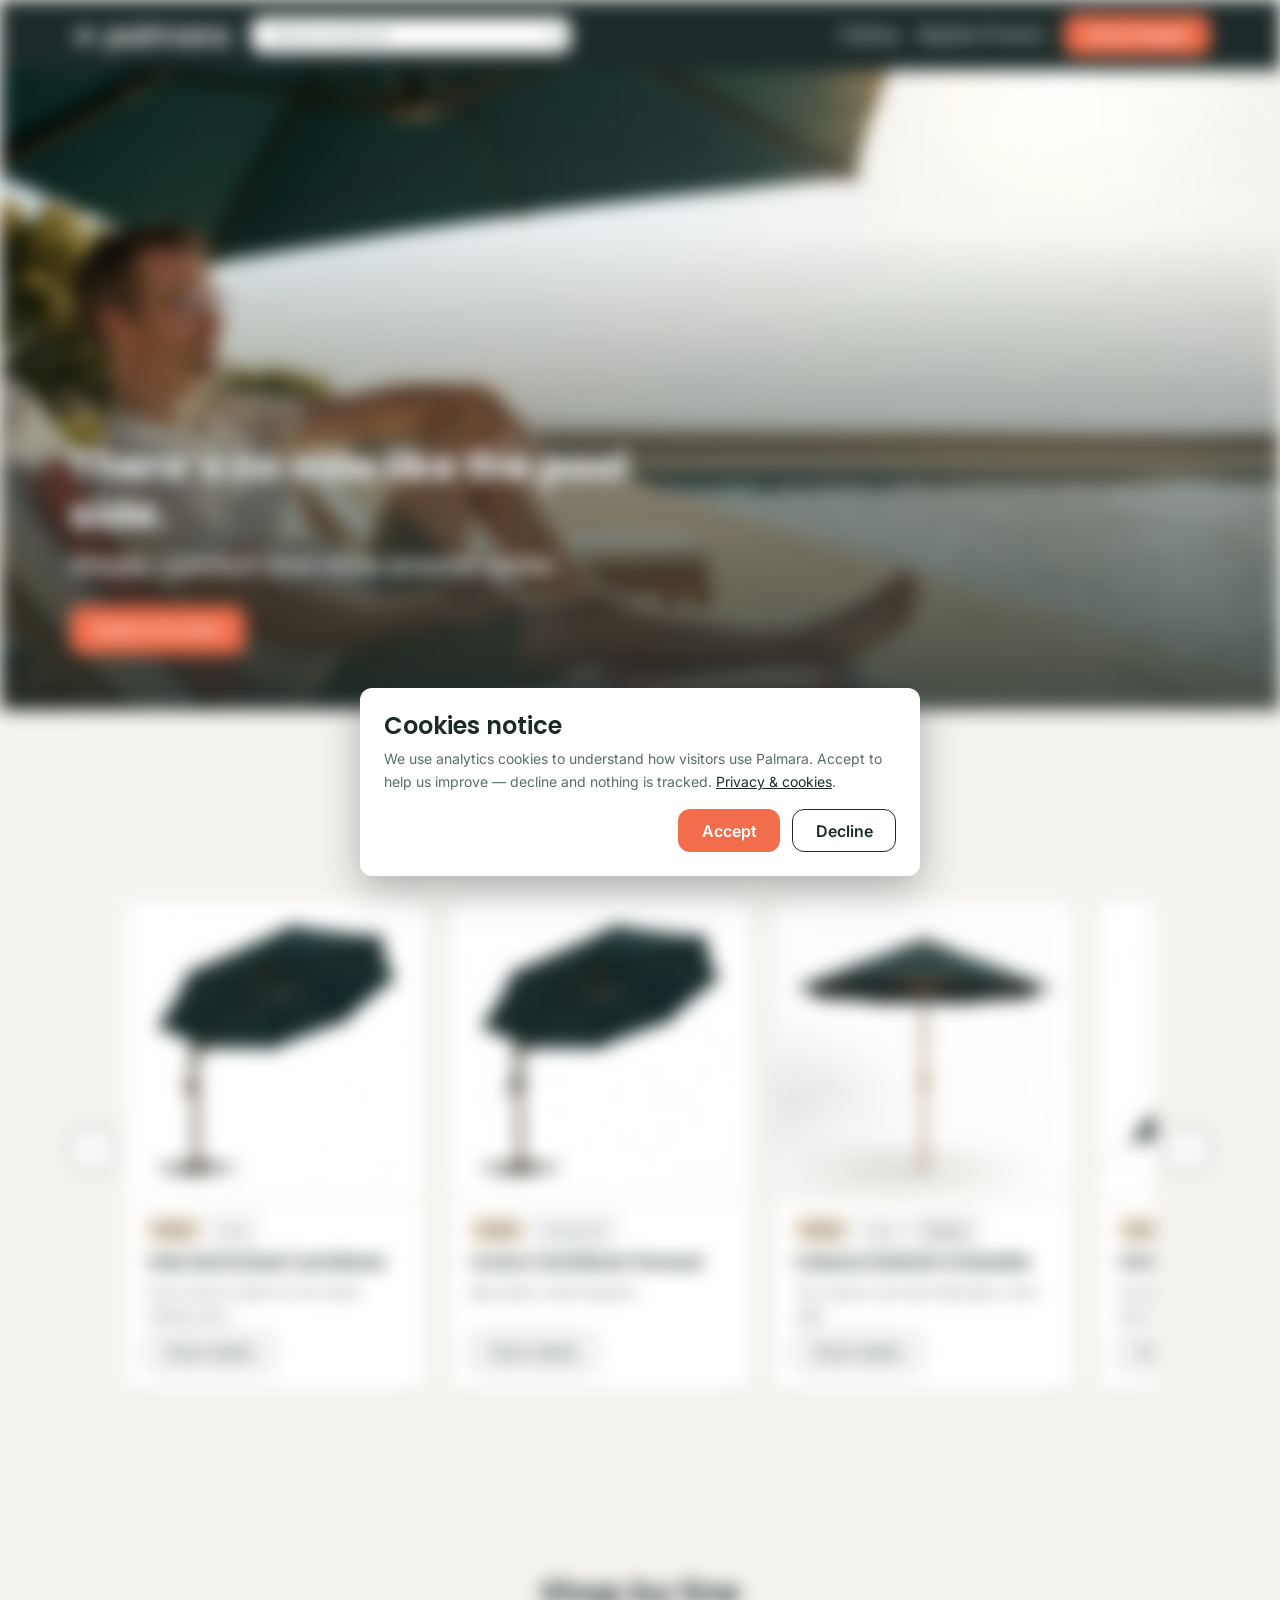
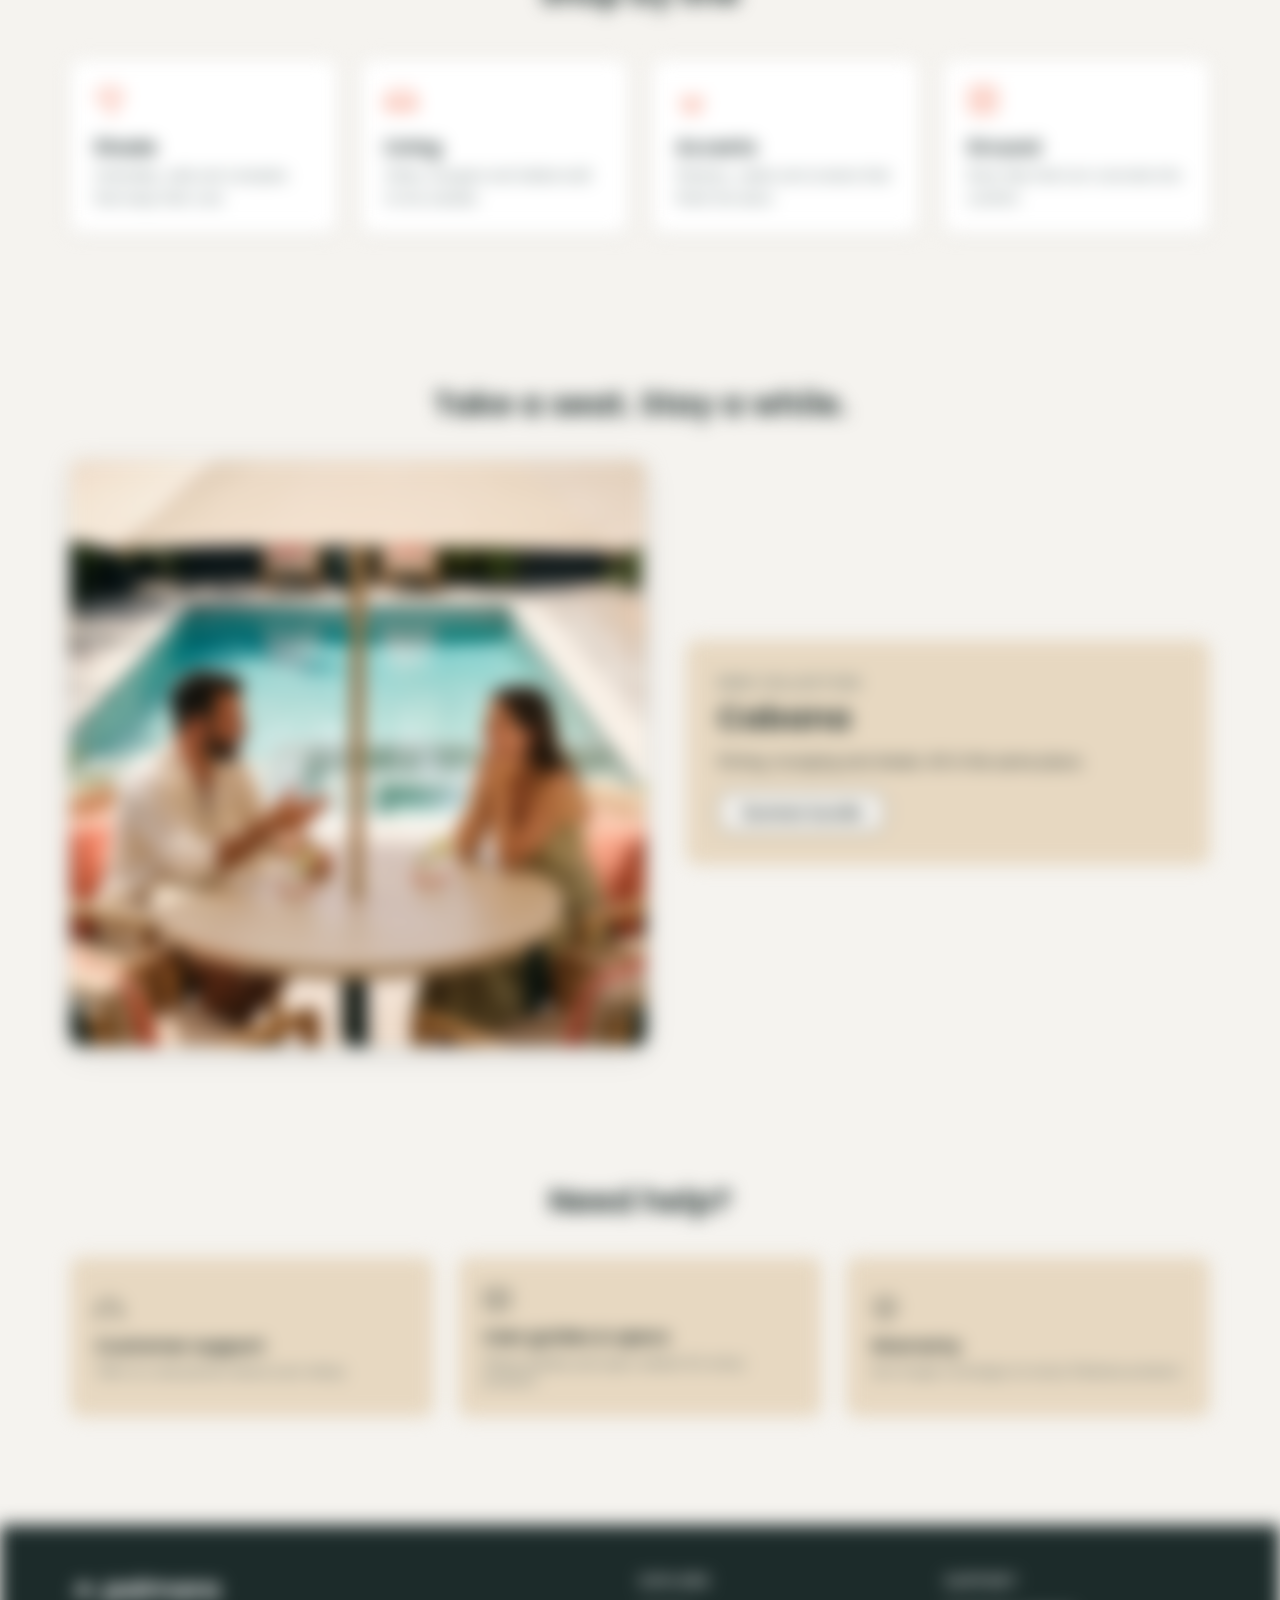
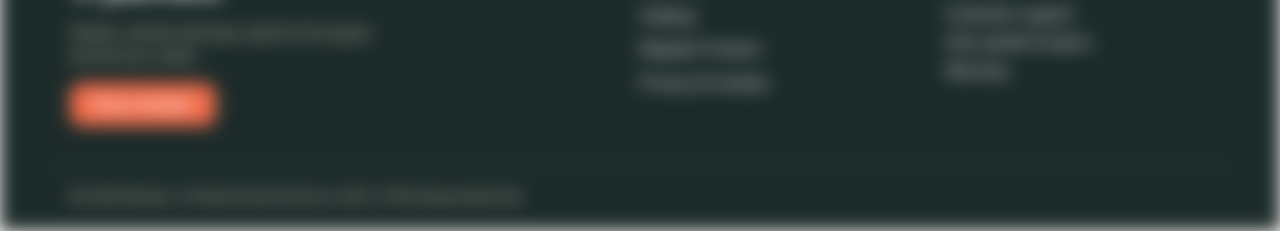
<file: index.html>
<!DOCTYPE html>
<html lang="en">
<head>
  <meta charset="UTF-8">
  <meta name="viewport" content="width=device-width, initial-scale=1">
  <title>Palmara — Pool side outdoor living</title>
  <meta name="description" content="Palmara makes the pool side the best seat in the house — shade, comfort, and easy style for the space around your water.">
  <link rel="icon" type="image/svg+xml" href="icons/favicon.svg">
  <link rel="alternate icon" type="image/png" href="icons/favicon-32.png">
  <link rel="preconnect" href="https://fonts.googleapis.com">
  <link rel="preconnect" href="https://fonts.gstatic.com" crossorigin>
  <link href="https://fonts.googleapis.com/css2?family=Inter:wght@400;500;600&family=Poppins:wght@600;700&display=swap" rel="stylesheet">
  <link rel="stylesheet" href="css/style.css">
  <script>
    /* Consent Mode default: everything denied until the banner is answered */
    window.dataLayer = window.dataLayer || [];
    function gtag(){dataLayer.push(arguments);}
    gtag('consent','default',{ad_storage:'denied',ad_user_data:'denied',ad_personalization:'denied',analytics_storage:'denied'});
    (function(){
      var c = localStorage.getItem('palmara_consent');
      if (c === 'accept') gtag('consent','update',{analytics_storage:'granted'});
      else if (c !== 'reject') document.documentElement.classList.add('consent-pending');
    })();
  </script>
  <!-- Google Tag Manager -->
  <script>(function(w,d,s,l,i){w[l]=w[l]||[];w[l].push({'gtm.start':
  new Date().getTime(),event:'gtm.js'});var f=d.getElementsByTagName(s)[0],
  j=d.createElement(s),dl=l!='dataLayer'?'&l='+l:'';j.async=true;j.src=
  'https://www.googletagmanager.com/gtm.js?id='+i+dl;f.parentNode.insertBefore(j,f);
  })(window,document,'script','dataLayer','GTM-KRR5LGG6');</script>
  <!-- End Google Tag Manager -->
  <script src="js/app.js" defer></script>
</head>
<body data-page="home">
  <!-- Google Tag Manager (noscript) -->
  <noscript><iframe src="https://www.googletagmanager.com/ns.html?id=GTM-KRR5LGG6" height="0" width="0" style="display:none;visibility:hidden"></iframe></noscript>
  <!-- End Google Tag Manager (noscript) -->

  <div class="site">
    <header class="site-header">
      <div class="header-inner">
        <a class="brand" href="index.html"><img src="icons/palmara-logo.svg" alt="Palmara — home"></a>
        <form class="nav-search" data-event="search_submit" role="search" autocomplete="off">
          <input type="search" name="q" placeholder="Search products" aria-label="Search products">
          <button type="submit" aria-label="Search">
            <svg class="icon" viewBox="0 0 24 24" aria-hidden="true"><circle cx="11" cy="11" r="7"/><line x1="21" y1="21" x2="16.5" y2="16.5"/></svg>
          </button>
        </form>
        <nav class="main-nav" aria-label="Main">
          <a href="catalog.html" data-event="catalog_open" data-location="main_nav">Catalog</a>
          <a href="register.html" data-event="register_open" data-location="main_nav">Register Product</a>
          <button type="button" class="btn btn-primary" data-event="find_dealer" data-location="main_nav">Find a Dealer</button>
        </nav>
      </div>
    </header>

    <main>
      <section class="hero">
        <img class="hero-bg" src="home_images/preview.webp" alt="Golden hour pool side deck shaded by a Palmara umbrella">
        <div class="hero-overlay">
          <div class="container">
            <div class="hero-copy">
              <h1>There&rsquo;s no side like the pool side.</h1>
              <p class="hero-sub">Shade, comfort and style around water.</p>
              <div class="hero-actions">
                <a class="btn btn-primary" href="catalog.html" data-event="catalog_open" data-location="home_hero">Explore the deck</a>
              </div>
            </div>
          </div>
        </div>
      </section>

      <section class="section carousel-section">
        <div class="container">
          <h2>New under the sun</h2>
          <div class="carousel">
            <button type="button" class="carousel-arrow" data-event="carousel_nav" data-direction="prev" data-location="home_carousel" aria-label="Previous products">
              <svg class="icon" viewBox="0 0 24 24" aria-hidden="true"><polyline points="15 18 9 12 15 6"/></svg>
            </button>
            <div class="carousel-track" id="carousel-track"><!-- Shade-line cards render here from the catalog JSON --></div>
            <button type="button" class="carousel-arrow" data-event="carousel_nav" data-direction="next" data-location="home_carousel" aria-label="Next products">
              <svg class="icon" viewBox="0 0 24 24" aria-hidden="true"><polyline points="9 18 15 12 9 6"/></svg>
            </button>
          </div>
        </div>
      </section>

      <section class="section lines-section">
        <div class="container">
          <h2>Shop by line</h2>
          <div class="line-tiles">
            <a class="line-tile" href="catalog.html?line=shade" data-event="line_select" data-line="shade" data-location="home_lines">
              <svg class="icon" viewBox="0 0 24 24" aria-hidden="true"><path d="M12 3a9 9 0 0 1 9 9H3a9 9 0 0 1 9-9z"/><line x1="12" y1="12" x2="12" y2="20"/><path d="M12 20a2 2 0 0 0 4 0"/></svg>
              <h3>Shade</h3>
              <p>Umbrellas, sails and canopies that keep their cool.</p>
            </a>
            <a class="line-tile" href="catalog.html?line=living" data-event="line_select" data-line="living" data-location="home_lines">
              <svg class="icon" viewBox="0 0 24 24" aria-hidden="true"><path d="M4 12V8a2 2 0 0 1 2-2h12a2 2 0 0 1 2 2v4"/><path d="M3 12a2 2 0 0 1 2 2v2h14v-2a2 2 0 0 1 4 0v4H1v-4a2 2 0 0 1 2-2z"/></svg>
              <h3>Living</h3>
              <p>Sofas, loungers and tables built to live outside.</p>
            </a>
            <a class="line-tile" href="catalog.html?line=accents" data-event="line_select" data-line="accents" data-location="home_lines">
              <svg class="icon" viewBox="0 0 24 24" aria-hidden="true"><path d="M12 21C7 21 5 16 5 11c5 0 7 2 7 2s2-2 7-2c0 5-2 10-7 10z"/><line x1="12" y1="13" x2="12" y2="21"/></svg>
              <h3>Accents</h3>
              <p>Planters, valets and screens that finish the deck.</p>
            </a>
            <a class="line-tile" href="catalog.html?line=ground" data-event="line_select" data-line="ground" data-location="home_lines">
              <svg class="icon" viewBox="0 0 24 24" aria-hidden="true"><rect x="3" y="3" width="18" height="18" rx="2"/><line x1="12" y1="3" x2="12" y2="21"/><line x1="3" y1="12" x2="21" y2="12"/></svg>
              <h3>Ground</h3>
              <p>Deck tiles that turn concrete into comfort.</p>
            </a>
          </div>
        </div>
      </section>

      <section class="section promo-section">
        <div class="container">
          <h2>Take a seat. Stay a while.</h2>
          <div class="promo">
            <img src="home_images/hero2.png" alt="Cabana collection dining set on a pool side deck at golden hour">
            <div class="promo-copy">
              <p class="eyebrow">New collection</p>
              <h3>Cabana</h3>
              <p>Dining, lounging and shade. All in the same place.</p>
              <button type="button" class="btn btn-secondary" data-event="bundle_click" data-bundle="cabana-summer" data-location="home_promo">Summer bundle</button>
            </div>
          </div>
        </div>
      </section>

      <section class="section support-section">
        <div class="container">
          <h2>Need help?</h2>
          <div class="support-cards">
            <button type="button" class="support-card" data-event="support_contact" data-location="home_support">
              <svg class="icon" viewBox="0 0 24 24" aria-hidden="true"><path d="M4 13a8 8 0 0 1 16 0"/><rect x="2" y="13" width="4" height="6" rx="1.5"/><rect x="18" y="13" width="4" height="6" rx="1.5"/></svg>
              <h3>Customer support</h3>
              <p>Talk to a real person about your setup.</p>
            </button>
            <button type="button" class="support-card" data-event="guides_open" data-location="home_support">
              <svg class="icon" viewBox="0 0 24 24" aria-hidden="true"><path d="M2 4h7a3 3 0 0 1 3 3v13a2 2 0 0 0-2-2H2z"/><path d="M22 4h-7a3 3 0 0 0-3 3v13a2 2 0 0 1 2-2h8z"/></svg>
              <h3>User guides &amp; specs</h3>
              <p>Setup guides and spec sheets for every product.</p>
            </button>
            <button type="button" class="support-card" data-event="warranty_open" data-location="home_support">
              <svg class="icon" viewBox="0 0 24 24" aria-hidden="true"><path d="M12 3l8 3v6c0 4.5-3.2 7.7-8 9-4.8-1.3-8-4.5-8-9V6z"/><polyline points="9 12 11.5 14.5 15.5 9.5"/></svg>
              <h3>Warranty</h3>
              <p>Sun-tough coverage on every Palmara product.</p>
            </button>
          </div>
        </div>
      </section>
    </main>

    <footer class="site-footer">
      <div class="footer-inner">
        <div class="footer-brand">
          <img class="footer-logo" src="icons/palmara-logo.svg" alt="Palmara">
          <p>Shade, comfort and easy style for the space around your water.</p>
          <button type="button" class="btn btn-primary" data-event="find_dealer" data-location="footer">Find a Dealer</button>
        </div>
        <nav class="footer-col" aria-label="Footer">
          <h3>Explore</h3>
          <a href="catalog.html" data-event="catalog_open" data-location="footer">Catalog</a>
          <a href="register.html" data-event="register_open" data-location="footer">Register Product</a>
          <a href="privacy.html">Privacy &amp; Cookies</a>
        </nav>
        <div class="footer-col">
          <h3>Support</h3>
          <button type="button" class="link-btn" data-event="support_contact" data-location="footer">Customer support</button>
          <button type="button" class="link-btn" data-event="guides_open" data-location="footer">User guides &amp; specs</button>
          <button type="button" class="link-btn" data-event="warranty_open" data-location="footer">Warranty</button>
        </div>
      </div>
      <p class="footer-note">© 2026 Palmara. A fictional brand built as a GA4 / GTM measurement lab.</p>
    </footer>
  </div>

  <aside class="cookie-banner" id="cookie-banner" role="dialog" aria-labelledby="cookie-title">
    <h3 id="cookie-title">Cookies notice</h3>
    <p>We use analytics cookies to understand how visitors use Palmara. Accept to help us improve — decline and nothing is tracked. <a href="privacy.html">Privacy &amp; cookies</a>.</p>
    <div class="cookie-actions">
      <button type="button" class="btn btn-primary" data-event="consent_update" data-consent="accept">Accept</button>
      <button type="button" class="btn btn-secondary" data-event="consent_update" data-consent="reject">Decline</button>
    </div>
  </aside>

  <div id="toast" class="toast" role="status" aria-live="polite"></div>
</body>
</html>
</file>
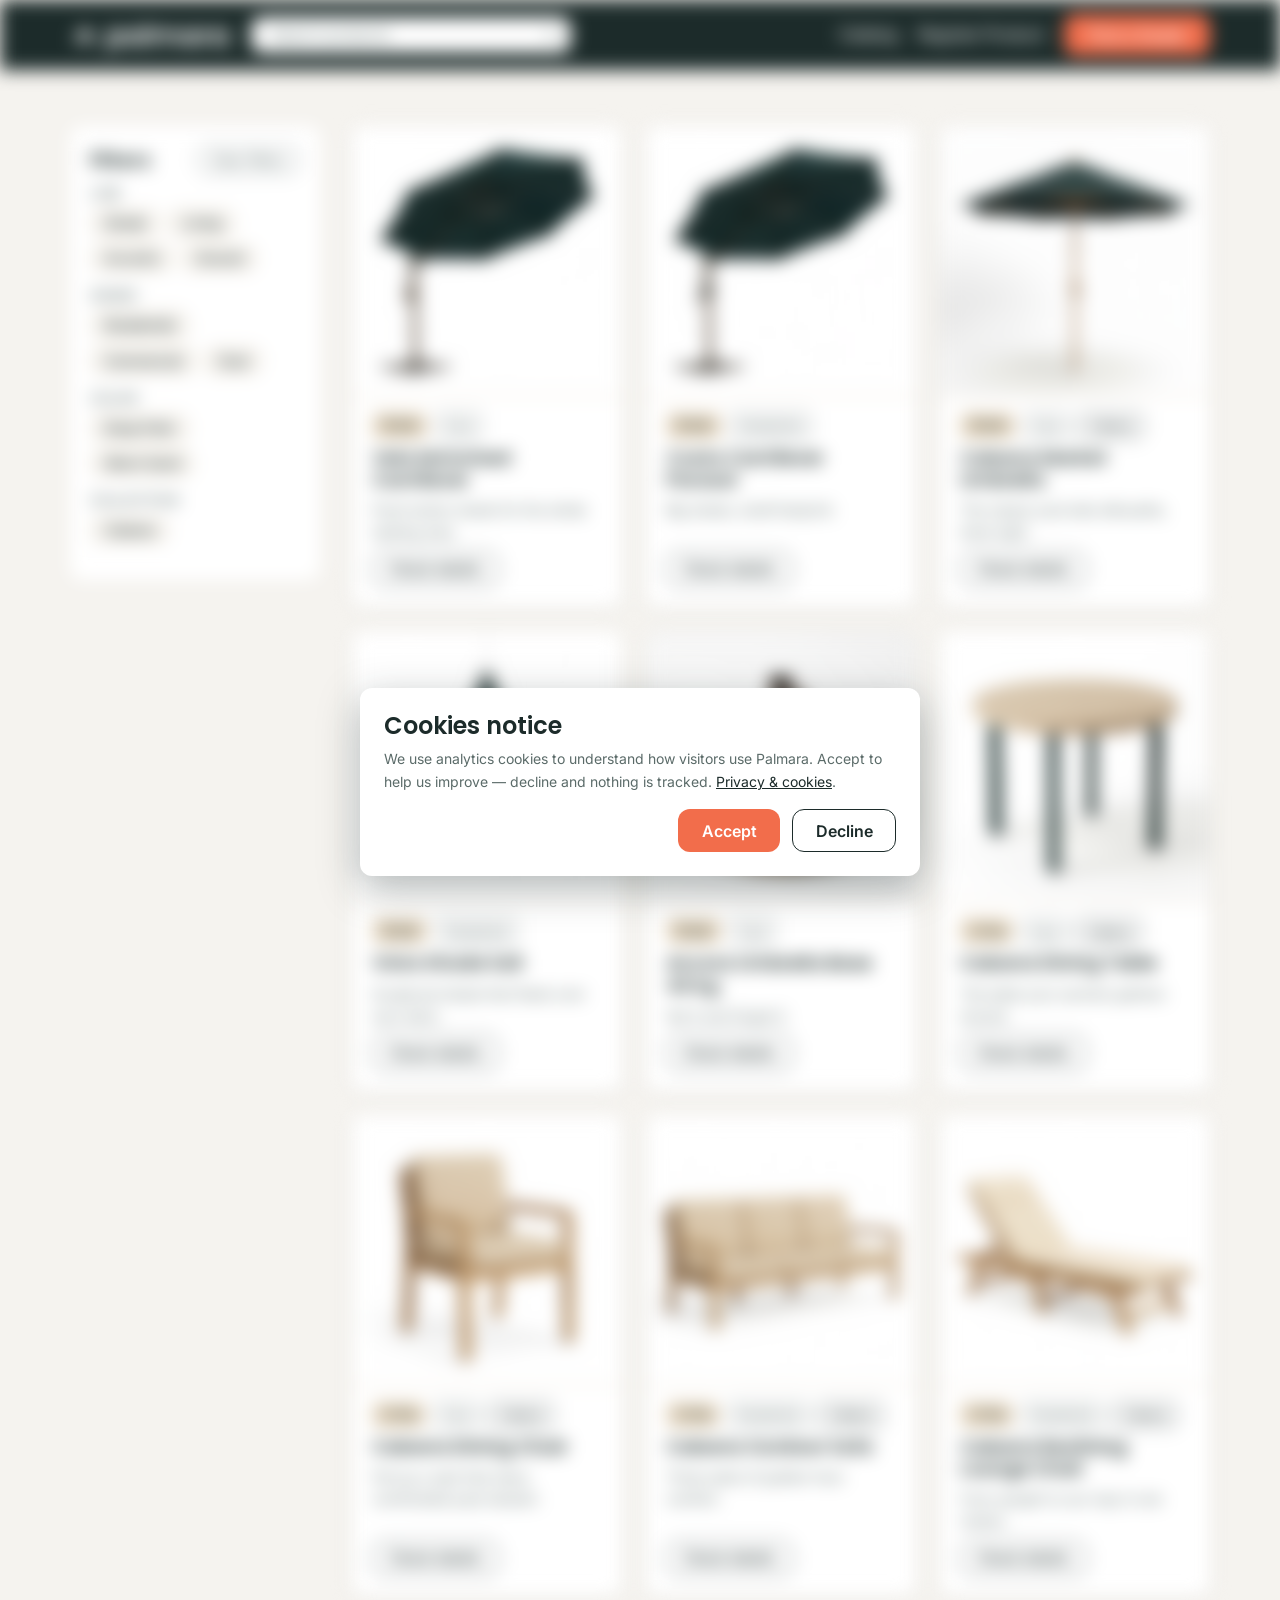
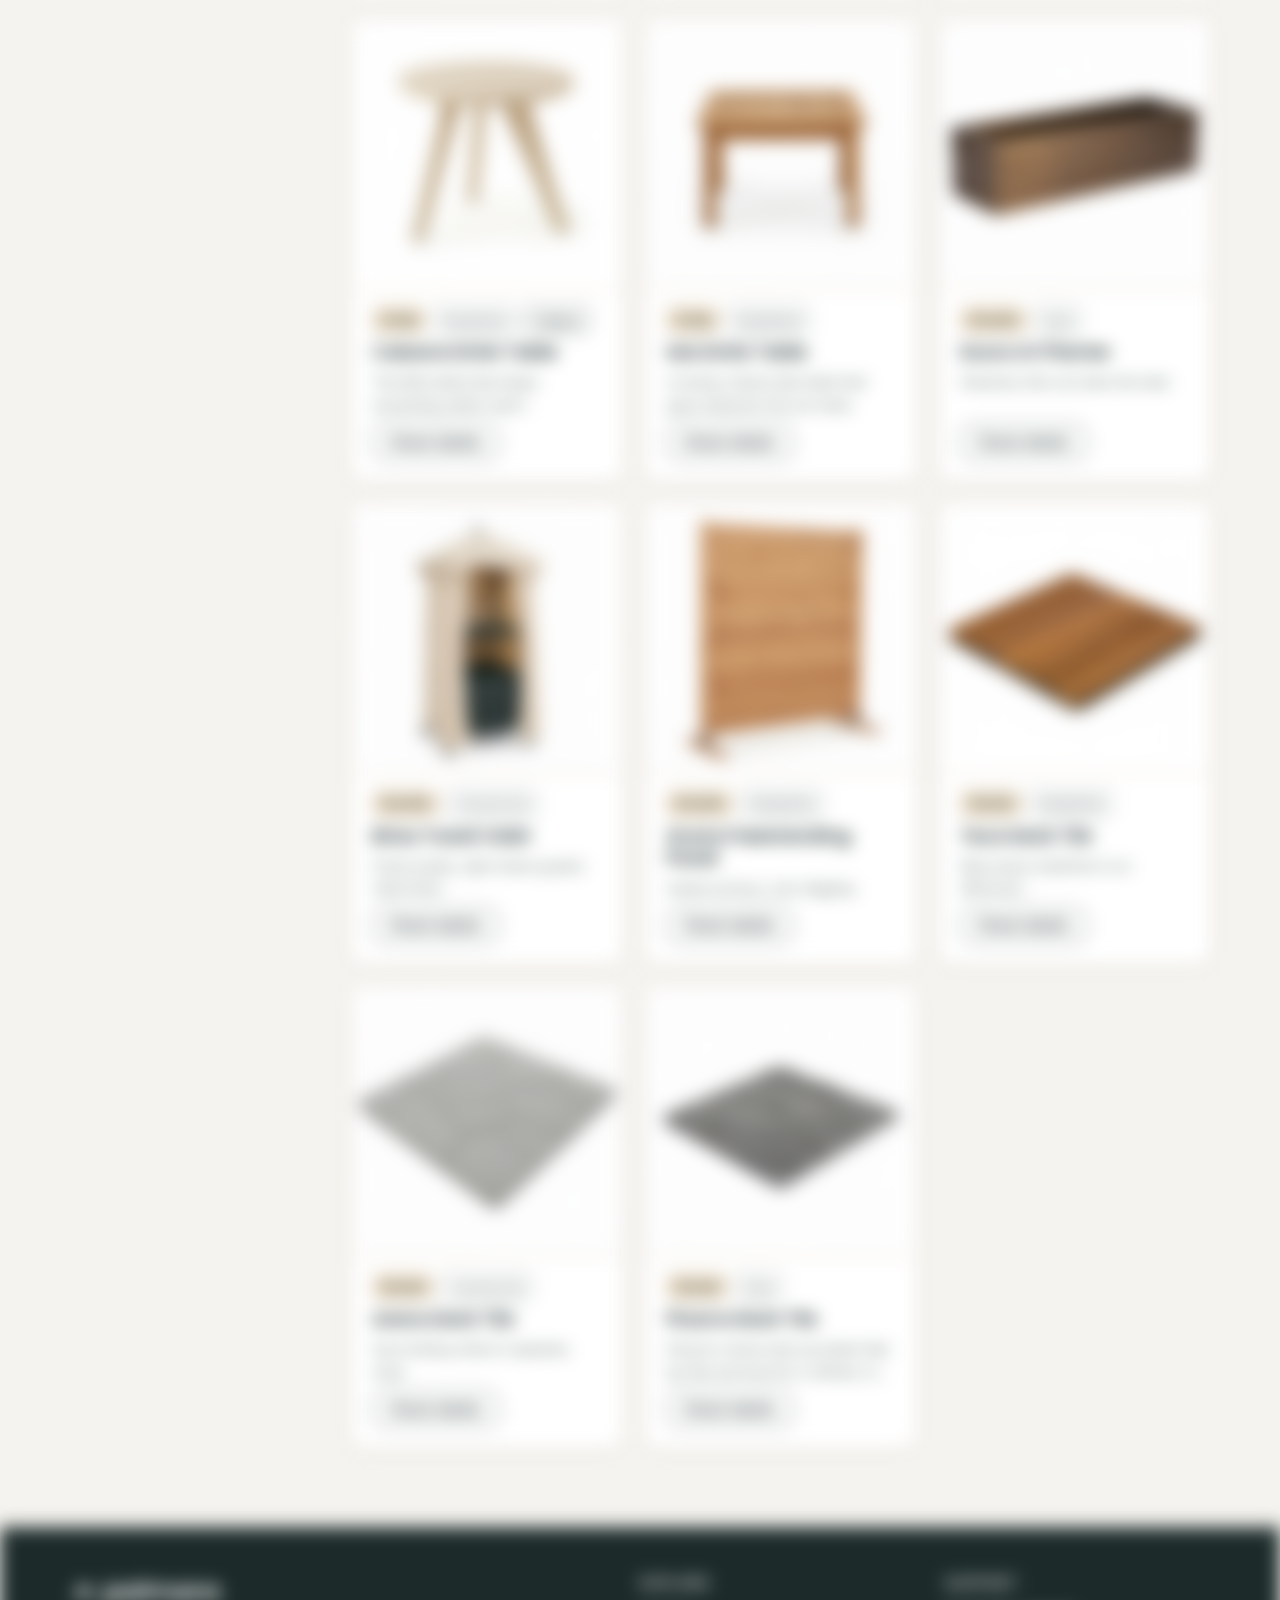
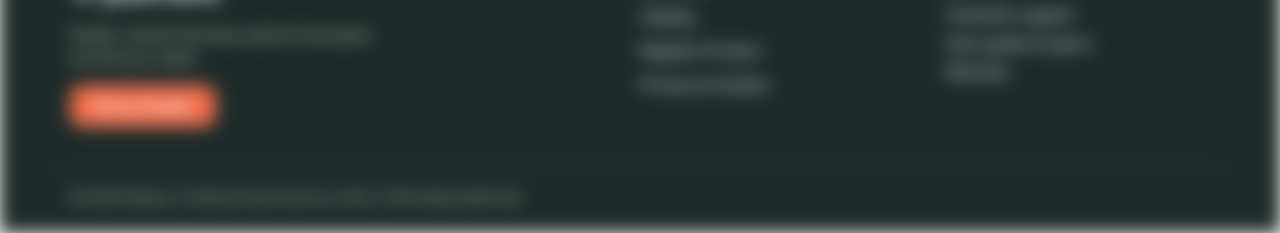
<file: catalog.html>
<!DOCTYPE html>
<html lang="en">
<head>
  <meta charset="UTF-8">
  <meta name="viewport" content="width=device-width, initial-scale=1">
  <title>Catalog — Palmara</title>
  <meta name="description" content="Browse the Palmara catalog — shade, living, accents and ground for the space around your water.">
  <link rel="icon" type="image/svg+xml" href="icons/favicon.svg">
  <link rel="alternate icon" type="image/png" href="icons/favicon-32.png">
  <link rel="preconnect" href="https://fonts.googleapis.com">
  <link rel="preconnect" href="https://fonts.gstatic.com" crossorigin>
  <link href="https://fonts.googleapis.com/css2?family=Inter:wght@400;500;600&family=Poppins:wght@600;700&display=swap" rel="stylesheet">
  <link rel="stylesheet" href="css/style.css">
  <script>
    /* Consent Mode default: everything denied until the banner is answered */
    window.dataLayer = window.dataLayer || [];
    function gtag(){dataLayer.push(arguments);}
    gtag('consent','default',{ad_storage:'denied',ad_user_data:'denied',ad_personalization:'denied',analytics_storage:'denied'});
    (function(){
      var c = localStorage.getItem('palmara_consent');
      if (c === 'accept') gtag('consent','update',{analytics_storage:'granted'});
      else if (c !== 'reject') document.documentElement.classList.add('consent-pending');
    })();
  </script>
  <!-- Google Tag Manager -->
  <script>(function(w,d,s,l,i){w[l]=w[l]||[];w[l].push({'gtm.start':
  new Date().getTime(),event:'gtm.js'});var f=d.getElementsByTagName(s)[0],
  j=d.createElement(s),dl=l!='dataLayer'?'&l='+l:'';j.async=true;j.src=
  'https://www.googletagmanager.com/gtm.js?id='+i+dl;f.parentNode.insertBefore(j,f);
  })(window,document,'script','dataLayer','GTM-KRR5LGG6');</script>
  <!-- End Google Tag Manager -->
  <script src="js/app.js" defer></script>
</head>
<body data-page="catalog">
  <!-- Google Tag Manager (noscript) -->
  <noscript><iframe src="https://www.googletagmanager.com/ns.html?id=GTM-KRR5LGG6" height="0" width="0" style="display:none;visibility:hidden"></iframe></noscript>
  <!-- End Google Tag Manager (noscript) -->

  <div class="site">
    <header class="site-header">
      <div class="header-inner">
        <a class="brand" href="index.html"><img src="icons/palmara-logo.svg" alt="Palmara — home"></a>
        <form class="nav-search" data-event="search_submit" role="search" autocomplete="off">
          <input type="search" name="q" placeholder="Search products" aria-label="Search products">
          <button type="submit" aria-label="Search">
            <svg class="icon" viewBox="0 0 24 24" aria-hidden="true"><circle cx="11" cy="11" r="7"/><line x1="21" y1="21" x2="16.5" y2="16.5"/></svg>
          </button>
        </form>
        <nav class="main-nav" aria-label="Main">
          <a href="catalog.html" data-event="catalog_open" data-location="main_nav">Catalog</a>
          <a href="register.html" data-event="register_open" data-location="main_nav">Register Product</a>
          <button type="button" class="btn btn-primary" data-event="find_dealer" data-location="main_nav">Find a Dealer</button>
        </nav>
      </div>
    </header>

    <main>
      <div class="catalog-layout">
        <aside class="filters" aria-label="Filters">
          <div class="filters-head">
            <h2>Filters</h2>
            <button type="button" class="chip chip-clear" data-event="filter_clear">Clear filters</button>
          </div>
          <div class="filter-group">
            <h3>Line</h3>
            <div class="chips">
              <button type="button" class="chip" data-event="filter_select" data-filter-type="line" data-filter-value="shade">Shade</button>
              <button type="button" class="chip" data-event="filter_select" data-filter-type="line" data-filter-value="living">Living</button>
              <button type="button" class="chip" data-event="filter_select" data-filter-type="line" data-filter-value="accents">Accents</button>
              <button type="button" class="chip" data-event="filter_select" data-filter-type="line" data-filter-value="ground">Ground</button>
            </div>
          </div>
          <div class="filter-group">
            <h3>Grade</h3>
            <div class="chips">
              <button type="button" class="chip" data-event="filter_select" data-filter-type="grade" data-filter-value="residential">Residential</button>
              <button type="button" class="chip" data-event="filter_select" data-filter-type="grade" data-filter-value="commercial">Commercial</button>
              <button type="button" class="chip" data-event="filter_select" data-filter-type="grade" data-filter-value="dual">Dual</button>
            </div>
          </div>
          <div class="filter-group">
            <h3>Color</h3>
            <div class="chips">
              <button type="button" class="chip" data-event="filter_select" data-filter-type="color" data-filter-value="deep-palm">Deep Palm</button>
              <button type="button" class="chip" data-event="filter_select" data-filter-type="color" data-filter-value="warm-sand">Warm Sand</button>
            </div>
          </div>
          <div class="filter-group">
            <h3>Collection</h3>
            <div class="chips" id="collection-chips"><!-- options built from the catalog JSON --></div>
          </div>
        </aside>

        <section class="catalog-results" aria-label="Products">
          <div class="grid" id="catalog-grid"><!-- cards render here from the catalog JSON --></div>
          <p id="catalog-empty" class="empty-state" hidden>No products match — try clearing the filters or a different search.</p>
        </section>
      </div>
    </main>

    <footer class="site-footer">
      <div class="footer-inner">
        <div class="footer-brand">
          <img class="footer-logo" src="icons/palmara-logo.svg" alt="Palmara">
          <p>Shade, comfort and easy style for the space around your water.</p>
          <button type="button" class="btn btn-primary" data-event="find_dealer" data-location="footer">Find a Dealer</button>
        </div>
        <nav class="footer-col" aria-label="Footer">
          <h3>Explore</h3>
          <a href="catalog.html" data-event="catalog_open" data-location="footer">Catalog</a>
          <a href="register.html" data-event="register_open" data-location="footer">Register Product</a>
          <a href="privacy.html">Privacy &amp; Cookies</a>
        </nav>
        <div class="footer-col">
          <h3>Support</h3>
          <button type="button" class="link-btn" data-event="support_contact" data-location="footer">Customer support</button>
          <button type="button" class="link-btn" data-event="guides_open" data-location="footer">User guides &amp; specs</button>
          <button type="button" class="link-btn" data-event="warranty_open" data-location="footer">Warranty</button>
        </div>
      </div>
      <p class="footer-note">© 2026 Palmara. A fictional brand built as a GA4 / GTM measurement lab.</p>
    </footer>
  </div>

  <aside class="cookie-banner" id="cookie-banner" role="dialog" aria-labelledby="cookie-title">
    <h3 id="cookie-title">Cookies notice</h3>
    <p>We use analytics cookies to understand how visitors use Palmara. Accept to help us improve — decline and nothing is tracked. <a href="privacy.html">Privacy &amp; cookies</a>.</p>
    <div class="cookie-actions">
      <button type="button" class="btn btn-primary" data-event="consent_update" data-consent="accept">Accept</button>
      <button type="button" class="btn btn-secondary" data-event="consent_update" data-consent="reject">Decline</button>
    </div>
  </aside>

  <div id="toast" class="toast" role="status" aria-live="polite"></div>
</body>
</html>
</file>
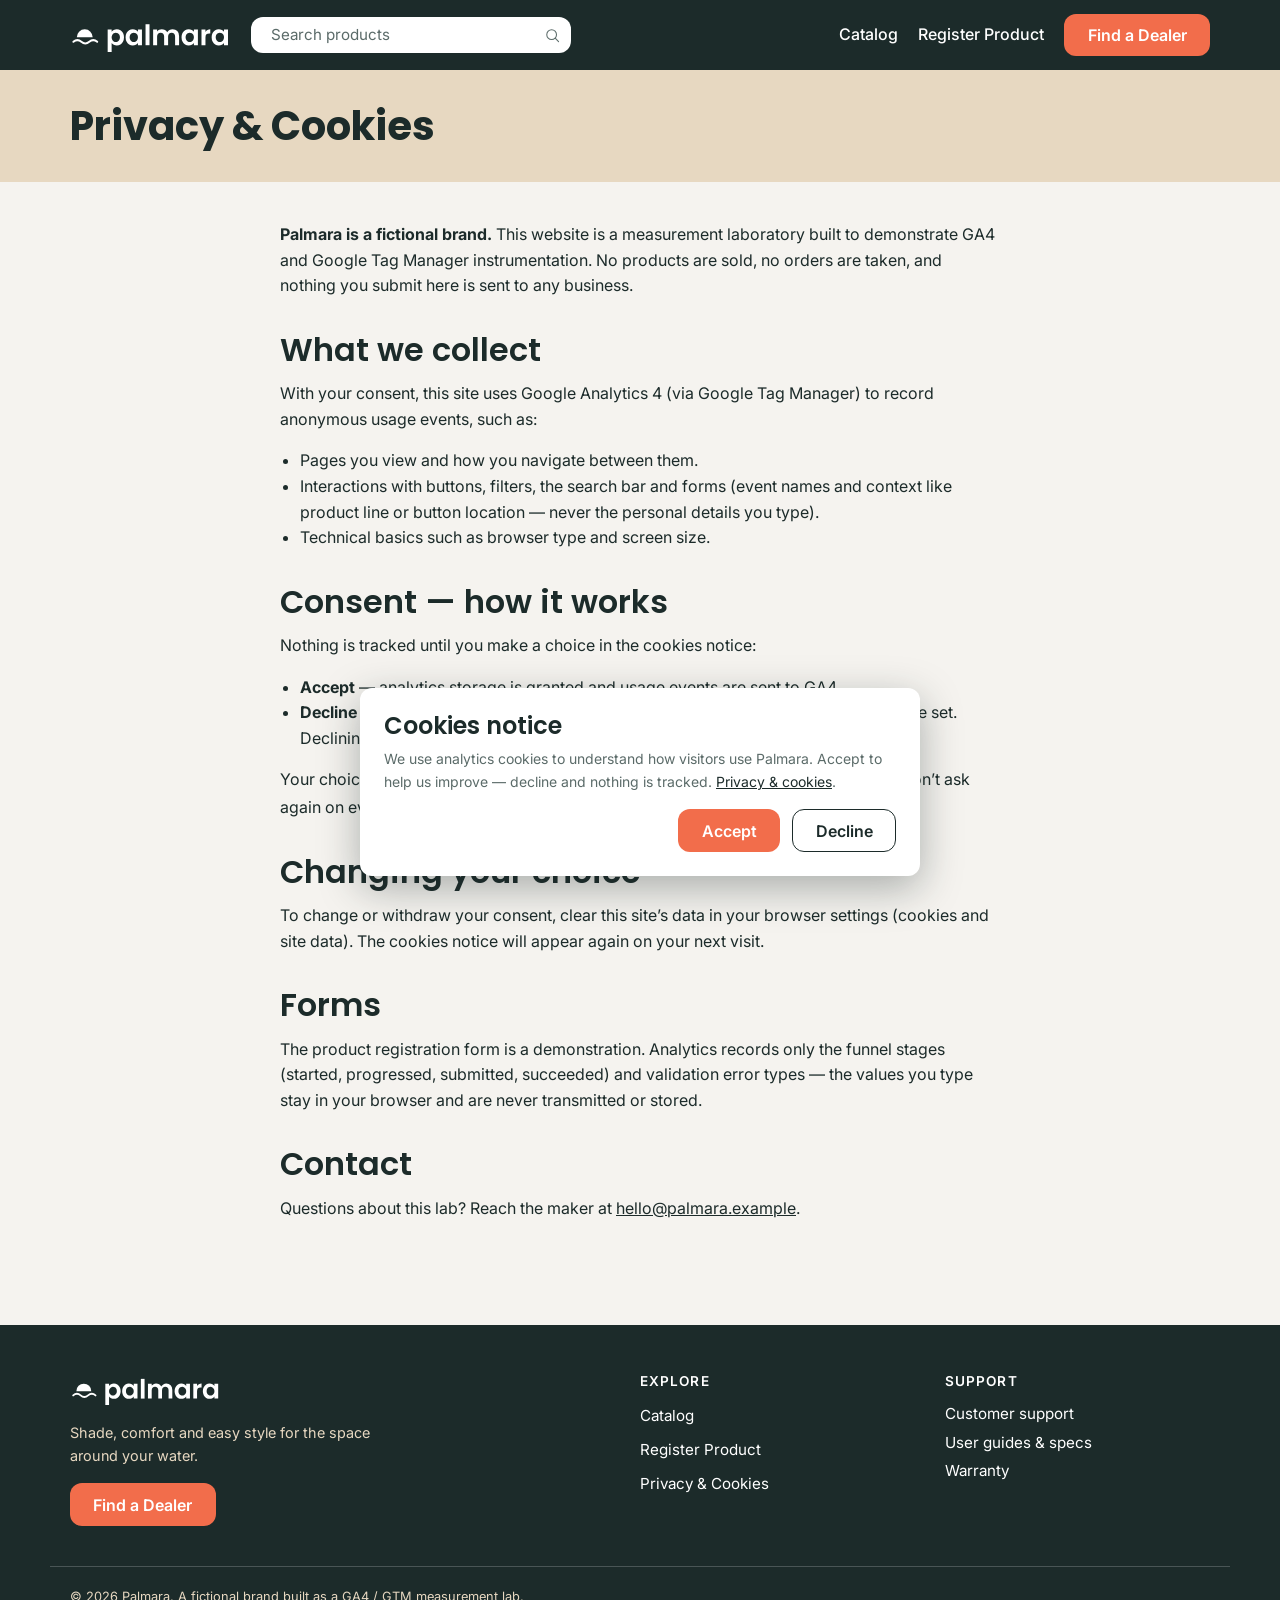
<file: privacy.html>
<!DOCTYPE html>
<html lang="en">
<head>
  <meta charset="UTF-8">
  <meta name="viewport" content="width=device-width, initial-scale=1">
  <title>Privacy &amp; Cookies — Palmara</title>
  <meta name="description" content="How Palmara uses analytics cookies, what is collected, and how consent works.">
  <link rel="icon" type="image/svg+xml" href="icons/favicon.svg">
  <link rel="alternate icon" type="image/png" href="icons/favicon-32.png">
  <link rel="preconnect" href="https://fonts.googleapis.com">
  <link rel="preconnect" href="https://fonts.gstatic.com" crossorigin>
  <link href="https://fonts.googleapis.com/css2?family=Inter:wght@400;500;600&family=Poppins:wght@600;700&display=swap" rel="stylesheet">
  <link rel="stylesheet" href="css/style.css">
  <script>
    /* Consent Mode default: everything denied until the banner is answered */
    window.dataLayer = window.dataLayer || [];
    function gtag(){dataLayer.push(arguments);}
    gtag('consent','default',{ad_storage:'denied',ad_user_data:'denied',ad_personalization:'denied',analytics_storage:'denied'});
    (function(){
      var c = localStorage.getItem('palmara_consent');
      if (c === 'accept') gtag('consent','update',{analytics_storage:'granted'});
      else if (c !== 'reject') document.documentElement.classList.add('consent-pending');
    })();
  </script>
  <!-- Google Tag Manager -->
  <script>(function(w,d,s,l,i){w[l]=w[l]||[];w[l].push({'gtm.start':
  new Date().getTime(),event:'gtm.js'});var f=d.getElementsByTagName(s)[0],
  j=d.createElement(s),dl=l!='dataLayer'?'&l='+l:'';j.async=true;j.src=
  'https://www.googletagmanager.com/gtm.js?id='+i+dl;f.parentNode.insertBefore(j,f);
  })(window,document,'script','dataLayer','GTM-KRR5LGG6');</script>
  <!-- End Google Tag Manager -->
  <script src="js/app.js" defer></script>
</head>
<body data-page="privacy">
  <!-- Google Tag Manager (noscript) -->
  <noscript><iframe src="https://www.googletagmanager.com/ns.html?id=GTM-KRR5LGG6" height="0" width="0" style="display:none;visibility:hidden"></iframe></noscript>
  <!-- End Google Tag Manager (noscript) -->

  <div class="site">
    <header class="site-header">
      <div class="header-inner">
        <a class="brand" href="index.html"><img src="icons/palmara-logo.svg" alt="Palmara — home"></a>
        <form class="nav-search" data-event="search_submit" role="search" autocomplete="off">
          <input type="search" name="q" placeholder="Search products" aria-label="Search products">
          <button type="submit" aria-label="Search">
            <svg class="icon" viewBox="0 0 24 24" aria-hidden="true"><circle cx="11" cy="11" r="7"/><line x1="21" y1="21" x2="16.5" y2="16.5"/></svg>
          </button>
        </form>
        <nav class="main-nav" aria-label="Main">
          <a href="catalog.html" data-event="catalog_open" data-location="main_nav">Catalog</a>
          <a href="register.html" data-event="register_open" data-location="main_nav">Register Product</a>
          <button type="button" class="btn btn-primary" data-event="find_dealer" data-location="main_nav">Find a Dealer</button>
        </nav>
      </div>
    </header>

    <main>
      <section class="page-band">
        <div class="container"><h1>Privacy &amp; Cookies</h1></div>
      </section>

      <article class="prose">
        <p><strong>Palmara is a fictional brand.</strong> This website is a measurement laboratory built to demonstrate GA4 and Google Tag Manager instrumentation. No products are sold, no orders are taken, and nothing you submit here is sent to any business.</p>

        <h2>What we collect</h2>
        <p>With your consent, this site uses Google Analytics 4 (via Google Tag Manager) to record anonymous usage events, such as:</p>
        <ul>
          <li>Pages you view and how you navigate between them.</li>
          <li>Interactions with buttons, filters, the search bar and forms (event names and context like product line or button location — never the personal details you type).</li>
          <li>Technical basics such as browser type and screen size.</li>
        </ul>

        <h2>Consent — how it works</h2>
        <p>Nothing is tracked until you make a choice in the cookies notice:</p>
        <ul>
          <li><strong>Accept</strong> — analytics storage is granted and usage events are sent to GA4.</li>
          <li><strong>Decline</strong> — analytics remains denied. No events are sent and no analytics cookies are set. Declining means no data, full stop.</li>
        </ul>
        <p>Your choice is stored in your browser (local storage key <code>palmara_consent</code>) so we don&rsquo;t ask again on every page.</p>

        <h2>Changing your choice</h2>
        <p>To change or withdraw your consent, clear this site&rsquo;s data in your browser settings (cookies and site data). The cookies notice will appear again on your next visit.</p>

        <h2>Forms</h2>
        <p>The product registration form is a demonstration. Analytics records only the funnel stages (started, progressed, submitted, succeeded) and validation error types — the values you type stay in your browser and are never transmitted or stored.</p>

        <h2>Contact</h2>
        <p>Questions about this lab? Reach the maker at <a href="mailto:hello@palmara.example">hello@palmara.example</a>.</p>
      </article>
    </main>

    <footer class="site-footer">
      <div class="footer-inner">
        <div class="footer-brand">
          <img class="footer-logo" src="icons/palmara-logo.svg" alt="Palmara">
          <p>Shade, comfort and easy style for the space around your water.</p>
          <button type="button" class="btn btn-primary" data-event="find_dealer" data-location="footer">Find a Dealer</button>
        </div>
        <nav class="footer-col" aria-label="Footer">
          <h3>Explore</h3>
          <a href="catalog.html" data-event="catalog_open" data-location="footer">Catalog</a>
          <a href="register.html" data-event="register_open" data-location="footer">Register Product</a>
          <a href="privacy.html">Privacy &amp; Cookies</a>
        </nav>
        <div class="footer-col">
          <h3>Support</h3>
          <button type="button" class="link-btn" data-event="support_contact" data-location="footer">Customer support</button>
          <button type="button" class="link-btn" data-event="guides_open" data-location="footer">User guides &amp; specs</button>
          <button type="button" class="link-btn" data-event="warranty_open" data-location="footer">Warranty</button>
        </div>
      </div>
      <p class="footer-note">© 2026 Palmara. A fictional brand built as a GA4 / GTM measurement lab.</p>
    </footer>
  </div>

  <aside class="cookie-banner" id="cookie-banner" role="dialog" aria-labelledby="cookie-title">
    <h3 id="cookie-title">Cookies notice</h3>
    <p>We use analytics cookies to understand how visitors use Palmara. Accept to help us improve — decline and nothing is tracked. <a href="privacy.html">Privacy &amp; cookies</a>.</p>
    <div class="cookie-actions">
      <button type="button" class="btn btn-primary" data-event="consent_update" data-consent="accept">Accept</button>
      <button type="button" class="btn btn-secondary" data-event="consent_update" data-consent="reject">Decline</button>
    </div>
  </aside>

  <div id="toast" class="toast" role="status" aria-live="polite"></div>
</body>
</html>
</file>
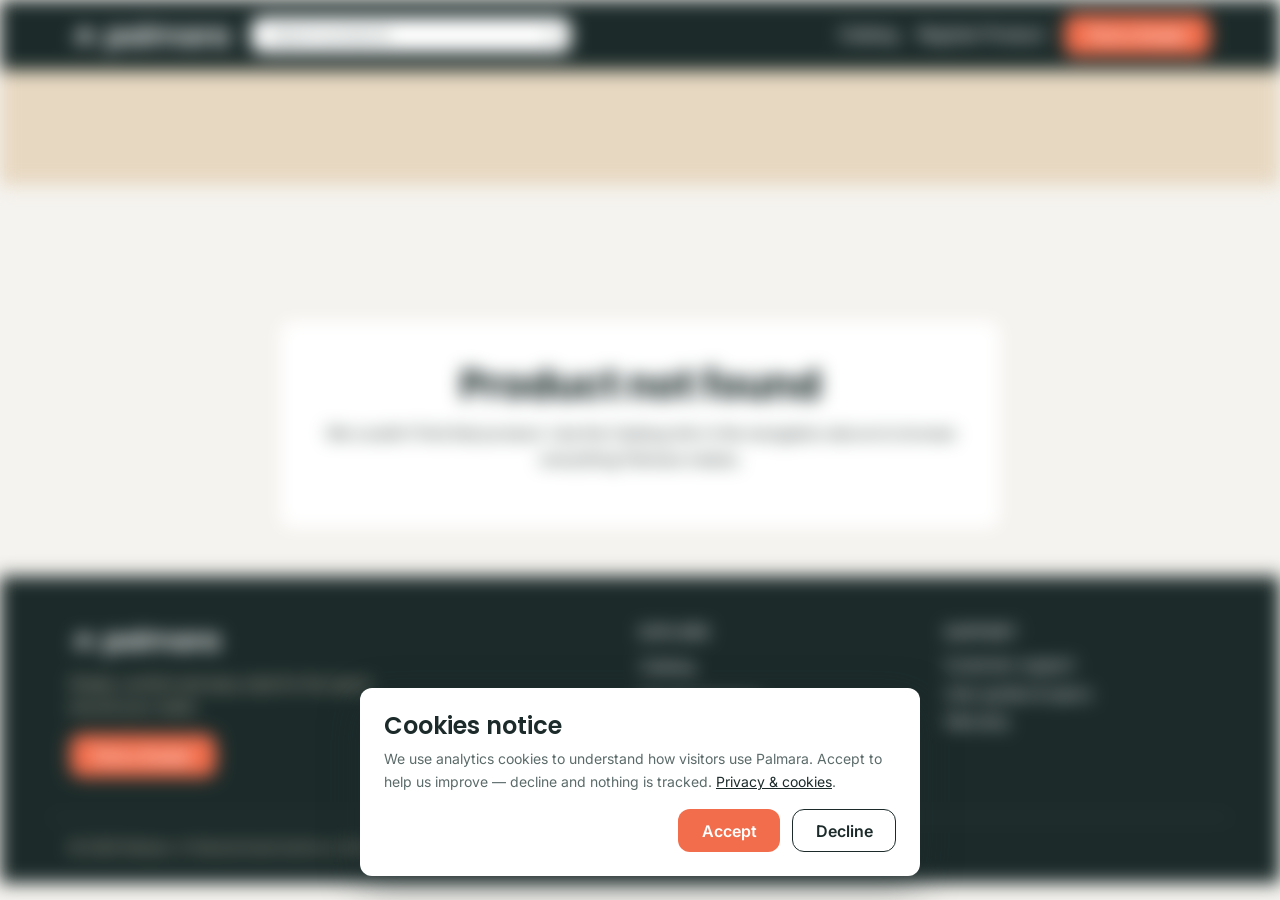
<file: product.html>
<!DOCTYPE html>
<html lang="en">
<head>
  <meta charset="UTF-8">
  <meta name="viewport" content="width=device-width, initial-scale=1">
  <title>Product — Palmara</title>
  <meta name="description" content="Palmara product details — specs, downloads, colorways and where to buy.">
  <link rel="icon" type="image/svg+xml" href="icons/favicon.svg">
  <link rel="alternate icon" type="image/png" href="icons/favicon-32.png">
  <link rel="preconnect" href="https://fonts.googleapis.com">
  <link rel="preconnect" href="https://fonts.gstatic.com" crossorigin>
  <link href="https://fonts.googleapis.com/css2?family=Inter:wght@400;500;600&family=Poppins:wght@600;700&display=swap" rel="stylesheet">
  <link rel="stylesheet" href="css/style.css">
  <script>
    /* Consent Mode default: everything denied until the banner is answered */
    window.dataLayer = window.dataLayer || [];
    function gtag(){dataLayer.push(arguments);}
    gtag('consent','default',{ad_storage:'denied',ad_user_data:'denied',ad_personalization:'denied',analytics_storage:'denied'});
    (function(){
      var c = localStorage.getItem('palmara_consent');
      if (c === 'accept') gtag('consent','update',{analytics_storage:'granted'});
      else if (c !== 'reject') document.documentElement.classList.add('consent-pending');
    })();
  </script>
  <!-- Google Tag Manager -->
  <script>(function(w,d,s,l,i){w[l]=w[l]||[];w[l].push({'gtm.start':
  new Date().getTime(),event:'gtm.js'});var f=d.getElementsByTagName(s)[0],
  j=d.createElement(s),dl=l!='dataLayer'?'&l='+l:'';j.async=true;j.src=
  'https://www.googletagmanager.com/gtm.js?id='+i+dl;f.parentNode.insertBefore(j,f);
  })(window,document,'script','dataLayer','GTM-KRR5LGG6');</script>
  <!-- End Google Tag Manager -->
  <script src="js/app.js" defer></script>
</head>
<body data-page="product">
  <!-- Google Tag Manager (noscript) -->
  <noscript><iframe src="https://www.googletagmanager.com/ns.html?id=GTM-KRR5LGG6" height="0" width="0" style="display:none;visibility:hidden"></iframe></noscript>
  <!-- End Google Tag Manager (noscript) -->

  <div class="site">
    <header class="site-header">
      <div class="header-inner">
        <a class="brand" href="index.html"><img src="icons/palmara-logo.svg" alt="Palmara — home"></a>
        <form class="nav-search" data-event="search_submit" role="search" autocomplete="off">
          <input type="search" name="q" placeholder="Search products" aria-label="Search products">
          <button type="submit" aria-label="Search">
            <svg class="icon" viewBox="0 0 24 24" aria-hidden="true"><circle cx="11" cy="11" r="7"/><line x1="21" y1="21" x2="16.5" y2="16.5"/></svg>
          </button>
        </form>
        <nav class="main-nav" aria-label="Main">
          <a href="catalog.html" data-event="catalog_open" data-location="main_nav">Catalog</a>
          <a href="register.html" data-event="register_open" data-location="main_nav">Register Product</a>
          <button type="button" class="btn btn-primary" data-event="find_dealer" data-location="main_nav">Find a Dealer</button>
        </nav>
      </div>
    </header>

    <main>
      <section class="page-band">
        <div class="container"><p class="band-line" id="product-band">&nbsp;</p></div>
      </section>

      <div class="product-layout" id="product-root"><!-- product renders here from the catalog JSON via ?id= --></div>

      <div class="missing-state" id="product-missing" hidden>
        <h1>Product not found</h1>
        <p>We couldn&rsquo;t find that product. Use the Catalog link in the navigation above to browse everything Palmara makes.</p>
      </div>
    </main>

    <footer class="site-footer">
      <div class="footer-inner">
        <div class="footer-brand">
          <img class="footer-logo" src="icons/palmara-logo.svg" alt="Palmara">
          <p>Shade, comfort and easy style for the space around your water.</p>
          <button type="button" class="btn btn-primary" data-event="find_dealer" data-location="footer">Find a Dealer</button>
        </div>
        <nav class="footer-col" aria-label="Footer">
          <h3>Explore</h3>
          <a href="catalog.html" data-event="catalog_open" data-location="footer">Catalog</a>
          <a href="register.html" data-event="register_open" data-location="footer">Register Product</a>
          <a href="privacy.html">Privacy &amp; Cookies</a>
        </nav>
        <div class="footer-col">
          <h3>Support</h3>
          <button type="button" class="link-btn" data-event="support_contact" data-location="footer">Customer support</button>
          <button type="button" class="link-btn" data-event="guides_open" data-location="footer">User guides &amp; specs</button>
          <button type="button" class="link-btn" data-event="warranty_open" data-location="footer">Warranty</button>
        </div>
      </div>
      <p class="footer-note">© 2026 Palmara. A fictional brand built as a GA4 / GTM measurement lab.</p>
    </footer>
  </div>

  <aside class="cookie-banner" id="cookie-banner" role="dialog" aria-labelledby="cookie-title">
    <h3 id="cookie-title">Cookies notice</h3>
    <p>We use analytics cookies to understand how visitors use Palmara. Accept to help us improve — decline and nothing is tracked. <a href="privacy.html">Privacy &amp; cookies</a>.</p>
    <div class="cookie-actions">
      <button type="button" class="btn btn-primary" data-event="consent_update" data-consent="accept">Accept</button>
      <button type="button" class="btn btn-secondary" data-event="consent_update" data-consent="reject">Decline</button>
    </div>
  </aside>

  <div id="toast" class="toast" role="status" aria-live="polite"></div>
</body>
</html>
</file>
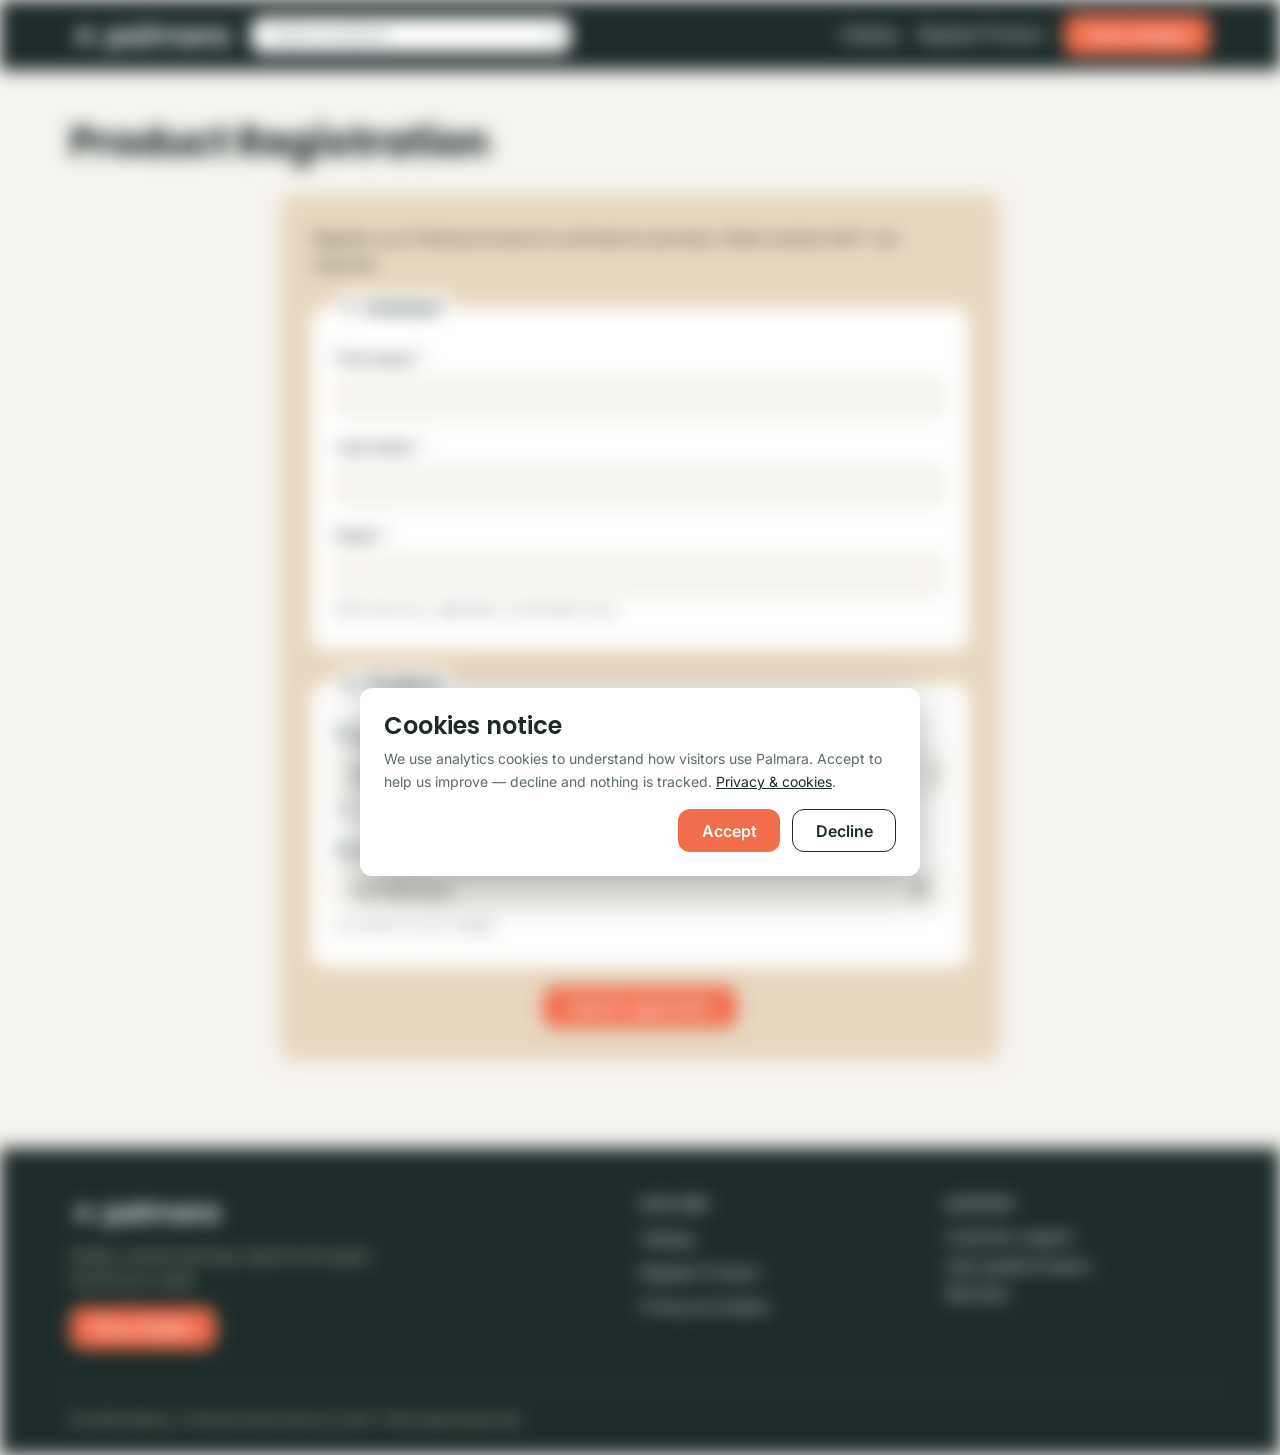
<file: register.html>
<!DOCTYPE html>
<html lang="en">
<head>
  <meta charset="UTF-8">
  <meta name="viewport" content="width=device-width, initial-scale=1">
  <title>Product Registration — Palmara</title>
  <meta name="description" content="Register your Palmara product to activate its warranty and stay in the loop.">
  <link rel="icon" type="image/svg+xml" href="icons/favicon.svg">
  <link rel="alternate icon" type="image/png" href="icons/favicon-32.png">
  <link rel="preconnect" href="https://fonts.googleapis.com">
  <link rel="preconnect" href="https://fonts.gstatic.com" crossorigin>
  <link href="https://fonts.googleapis.com/css2?family=Inter:wght@400;500;600&family=Poppins:wght@600;700&display=swap" rel="stylesheet">
  <link rel="stylesheet" href="css/style.css">
  <script>
    /* Consent Mode default: everything denied until the banner is answered */
    window.dataLayer = window.dataLayer || [];
    function gtag(){dataLayer.push(arguments);}
    gtag('consent','default',{ad_storage:'denied',ad_user_data:'denied',ad_personalization:'denied',analytics_storage:'denied'});
    (function(){
      var c = localStorage.getItem('palmara_consent');
      if (c === 'accept') gtag('consent','update',{analytics_storage:'granted'});
      else if (c !== 'reject') document.documentElement.classList.add('consent-pending');
    })();
  </script>
  <!-- Google Tag Manager -->
  <script>(function(w,d,s,l,i){w[l]=w[l]||[];w[l].push({'gtm.start':
  new Date().getTime(),event:'gtm.js'});var f=d.getElementsByTagName(s)[0],
  j=d.createElement(s),dl=l!='dataLayer'?'&l='+l:'';j.async=true;j.src=
  'https://www.googletagmanager.com/gtm.js?id='+i+dl;f.parentNode.insertBefore(j,f);
  })(window,document,'script','dataLayer','GTM-KRR5LGG6');</script>
  <!-- End Google Tag Manager -->
  <script src="js/app.js" defer></script>
</head>
<body data-page="register">
  <!-- Google Tag Manager (noscript) -->
  <noscript><iframe src="https://www.googletagmanager.com/ns.html?id=GTM-KRR5LGG6" height="0" width="0" style="display:none;visibility:hidden"></iframe></noscript>
  <!-- End Google Tag Manager (noscript) -->

  <div class="site">
    <header class="site-header">
      <div class="header-inner">
        <a class="brand" href="index.html"><img src="icons/palmara-logo.svg" alt="Palmara — home"></a>
        <form class="nav-search" data-event="search_submit" role="search" autocomplete="off">
          <input type="search" name="q" placeholder="Search products" aria-label="Search products">
          <button type="submit" aria-label="Search">
            <svg class="icon" viewBox="0 0 24 24" aria-hidden="true"><circle cx="11" cy="11" r="7"/><line x1="21" y1="21" x2="16.5" y2="16.5"/></svg>
          </button>
        </form>
        <nav class="main-nav" aria-label="Main">
          <a href="catalog.html" data-event="catalog_open" data-location="main_nav">Catalog</a>
          <a href="register.html" data-event="register_open" data-location="main_nav">Register Product</a>
          <button type="button" class="btn btn-primary" data-event="find_dealer" data-location="main_nav">Find a Dealer</button>
        </nav>
      </div>
    </header>

    <main>
      <section class="page-band page-band--plain">
        <div class="container"><h1>Product Registration</h1></div>
      </section>

      <section class="form-section">
        <div class="container">
          <div class="form-wrap">
            <form id="registration-form" data-form="product_registration" novalidate>
              <p class="form-intro">Register your Palmara product to activate its warranty. Fields marked with * are required.</p>

              <fieldset data-step="1-contact">
                <legend>1 · Contact</legend>
                <div class="field">
                  <label for="first_name">First name *</label>
                  <input id="first_name" name="first_name" type="text" required autocomplete="given-name">
                  <p class="field-error" data-error-for="first_name" role="alert"></p>
                </div>
                <div class="field">
                  <label for="last_name">Last name *</label>
                  <input id="last_name" name="last_name" type="text" required autocomplete="family-name">
                  <p class="field-error" data-error-for="last_name" role="alert"></p>
                </div>
                <div class="field">
                  <label for="email">Email *</label>
                  <input id="email" name="email" type="email" required autocomplete="email">
                  <p class="field-hint">We&rsquo;ll send your registration confirmation here.</p>
                  <p class="field-error" data-error-for="email" role="alert"></p>
                </div>
              </fieldset>

              <fieldset data-step="2-product">
                <legend>2 · Product</legend>
                <div class="field">
                  <label for="product">Product *</label>
                  <select id="product" name="product" required>
                    <option value="">Select your product…</option>
                    <!-- options built from the catalog JSON -->
                  </select>
                  <p class="field-hint">Pick the Palmara product you purchased.</p>
                  <p class="field-error" data-error-for="product" role="alert"></p>
                </div>
                <div class="field">
                  <label for="purchase_date">Purchase date *</label>
                  <input id="purchase_date" name="purchase_date" type="date" required>
                  <p class="field-hint">As shown on your receipt.</p>
                  <p class="field-error" data-error-for="purchase_date" role="alert"></p>
                </div>
              </fieldset>

              <div class="form-actions">
                <button type="submit" class="btn btn-primary" data-event="registration_submit" data-form="product_registration">Submit registration</button>
              </div>
            </form>

            <div id="registration-success" class="success-panel" hidden>
              <svg class="icon" viewBox="0 0 24 24" aria-hidden="true"><circle cx="12" cy="12" r="9"/><polyline points="8 12.5 11 15.5 16 9.5"/></svg>
              <h2>Registration received</h2>
              <p>Thanks — your Palmara product is registered and its warranty is active. Taking you back home&hellip;</p>
              <a href="index.html">Back to home now</a>
            </div>
          </div>
        </div>
      </section>
    </main>

    <footer class="site-footer">
      <div class="footer-inner">
        <div class="footer-brand">
          <img class="footer-logo" src="icons/palmara-logo.svg" alt="Palmara">
          <p>Shade, comfort and easy style for the space around your water.</p>
          <button type="button" class="btn btn-primary" data-event="find_dealer" data-location="footer">Find a Dealer</button>
        </div>
        <nav class="footer-col" aria-label="Footer">
          <h3>Explore</h3>
          <a href="catalog.html" data-event="catalog_open" data-location="footer">Catalog</a>
          <a href="register.html" data-event="register_open" data-location="footer">Register Product</a>
          <a href="privacy.html">Privacy &amp; Cookies</a>
        </nav>
        <div class="footer-col">
          <h3>Support</h3>
          <button type="button" class="link-btn" data-event="support_contact" data-location="footer">Customer support</button>
          <button type="button" class="link-btn" data-event="guides_open" data-location="footer">User guides &amp; specs</button>
          <button type="button" class="link-btn" data-event="warranty_open" data-location="footer">Warranty</button>
        </div>
      </div>
      <p class="footer-note">© 2026 Palmara. A fictional brand built as a GA4 / GTM measurement lab.</p>
    </footer>
  </div>

  <aside class="cookie-banner" id="cookie-banner" role="dialog" aria-labelledby="cookie-title">
    <h3 id="cookie-title">Cookies notice</h3>
    <p>We use analytics cookies to understand how visitors use Palmara. Accept to help us improve — decline and nothing is tracked. <a href="privacy.html">Privacy &amp; cookies</a>.</p>
    <div class="cookie-actions">
      <button type="button" class="btn btn-primary" data-event="consent_update" data-consent="accept">Accept</button>
      <button type="button" class="btn btn-secondary" data-event="consent_update" data-consent="reject">Decline</button>
    </div>
  </aside>

  <div id="toast" class="toast" role="status" aria-live="polite"></div>
</body>
</html>
</file>
<file: css/style.css>
/* ==========================================================================
   Palmara — single stylesheet. All colors come from the brand tokens below;
   hover/pressed states are color-mix derivations, never new hex values.
   ========================================================================== */

:root {
  --ink: #1C2B2A;
  --sand: #E7D8C1;
  --coral: #F26D4B;
  --slate: #5B6B69;
  --cloud: #F5F3EF;
  --white: #FFFFFF;
  --radius: 12px;
  --font-heading: "Poppins", system-ui, -apple-system, "Segoe UI", Roboto, sans-serif;
  --font-body: "Inter", system-ui, -apple-system, "Segoe UI", Roboto, Helvetica, Arial, sans-serif;
}

* { box-sizing: border-box; }

html { scroll-behavior: smooth; }

body {
  margin: 0;
  font-family: var(--font-body);
  font-weight: 400;
  font-size: 1rem;
  line-height: 1.6;
  color: var(--ink);
  background: var(--cloud);
}

h1, h2, h3, h4 {
  font-family: var(--font-heading);
  line-height: 1.2;
  color: var(--ink);
  margin: 0 0 0.75rem;
}
h1 { font-size: clamp(1.75rem, 4.5vw, 2.5rem); font-weight: 700; }
h2 { font-size: clamp(1.5rem, 3.5vw, 2rem); font-weight: 600; }
h3 { font-size: clamp(1.2rem, 2.5vw, 1.5rem); font-weight: 600; }
h4 { font-size: 1.25rem; font-weight: 600; }

p { margin: 0 0 1rem; }
a { color: var(--ink); }
img { max-width: 100%; display: block; }

.icon {
  width: 1.25em;
  height: 1.25em;
  stroke: currentColor;
  stroke-width: 1.5;
  fill: none;
  stroke-linecap: round;
  stroke-linejoin: round;
  flex: none;
}

/* ---------- Consent gate: blur the site until a cookie choice is made ----- */

.cookie-banner { display: none; }

html.consent-pending .site {
  filter: blur(9px);
  pointer-events: none;
  user-select: none;
}
/* The privacy policy must stay readable before consent is given */
html.consent-pending body[data-page="privacy"] .site {
  filter: none;
  pointer-events: auto;
  user-select: auto;
}
html.consent-pending .cookie-banner {
  display: block;
  position: fixed;
  left: 50%;
  bottom: 1.5rem;
  transform: translateX(-50%);
  width: min(560px, calc(100vw - 2rem));
  background: var(--white);
  border-radius: var(--radius);
  box-shadow: 0 12px 40px color-mix(in srgb, var(--ink) 35%, transparent);
  padding: 1.5rem;
  z-index: 100;
}
.cookie-banner h3 { margin-bottom: 0.5rem; }
.cookie-banner p { font-size: 0.875rem; color: var(--slate); }
.cookie-actions { display: flex; gap: 0.75rem; justify-content: flex-end; }

/* ---------- Buttons ------------------------------------------------------- */

.btn {
  display: inline-flex;
  align-items: center;
  justify-content: center;
  gap: 0.5rem;
  font-family: var(--font-body);
  font-weight: 600;
  font-size: 1rem;
  padding: 0.65rem 1.4rem;
  border-radius: var(--radius);
  border: 1.5px solid transparent;
  cursor: pointer;
  text-decoration: none;
  transition: background-color 150ms ease, color 150ms ease, border-color 150ms ease;
}
.btn:focus-visible,
a:focus-visible,
button:focus-visible {
  outline: 2px solid var(--ink);
  outline-offset: 2px;
}
/* Primary: coral, reserved for tracked primary CTAs only */
.btn-primary { background: var(--coral); color: var(--white); }
.btn-primary:hover { background: color-mix(in srgb, var(--coral) 85%, var(--ink)); }
.btn-primary:active { background: color-mix(in srgb, var(--coral) 70%, var(--ink)); }
/* Secondary: ink outline on white/sand */
.btn-secondary { background: var(--white); color: var(--ink); border-color: var(--ink); }
.btn-secondary:hover { background: var(--ink); color: var(--white); }
.btn-secondary:active { background: color-mix(in srgb, var(--ink) 85%, white); color: var(--white); }

/* ---------- Header -------------------------------------------------------- */

.site-header {
  background: var(--ink);
  padding: 0.85rem 0;
}
.header-inner {
  max-width: 1180px;
  margin: 0 auto;
  padding: 0 1.25rem;
  display: flex;
  align-items: center;
  gap: 1.25rem;
  flex-wrap: wrap;
}
.brand img {
  height: 34px;
  width: auto;
  /* one-color white version of the logo on ink background */
  filter: brightness(0) invert(1);
}
.nav-search {
  display: flex;
  align-items: center;
  background: var(--white);
  border-radius: var(--radius);
  padding: 0.1rem 0.25rem 0.1rem 0.75rem;
  flex: 1 1 200px;
  max-width: 320px;
}
.nav-search input {
  border: none;
  background: transparent;
  font-family: var(--font-body);
  font-size: 0.95rem;
  color: var(--ink);
  padding: 0.45rem 0.5rem;
  width: 100%;
  min-width: 0;
}
.nav-search input:focus { outline: none; }
.nav-search input::placeholder { color: var(--slate); }
.nav-search button {
  background: none;
  border: none;
  color: var(--slate);
  cursor: pointer;
  display: flex;
  padding: 0.4rem;
  border-radius: calc(var(--radius) - 4px);
}
.nav-search button:hover { color: var(--ink); }
.main-nav {
  display: flex;
  align-items: center;
  gap: 1.25rem;
  margin-left: auto;
  flex-wrap: wrap;
}
.main-nav a {
  color: var(--white);
  text-decoration: none;
  font-weight: 500;
  transition: color 150ms ease;
}
.main-nav a:hover { color: var(--sand); text-decoration: underline; }

/* ---------- Layout helpers ------------------------------------------------ */

.container { max-width: 1180px; margin: 0 auto; padding: 0 1.25rem; }
.section { padding: 5rem 0; }
.section > .container > h2 { text-align: center; margin-bottom: 3rem; }

/* Home rhythm: visual priority descends down the page — the hero gets the
   most room, each section below it slightly less (6 → 5 → 4.5 → 4rem) */
.carousel-section { padding: 6rem 0 5.5rem; }
.promo-section { padding: 4.5rem 0; }
.support-section { padding: 4rem 0 4.75rem; }
.promo-section > .container > h2,
.support-section > .container > h2 { margin-bottom: 2.25rem; }

.page-band {
  background: var(--sand);
  padding: 2rem 0;
}
/* Plain variant: same title treatment, no sand band behind it */
.page-band--plain { background: none; padding: 3rem 0 0; }
.page-band h1, .page-band .band-line { margin: 0; }
.band-line {
  font-family: var(--font-heading);
  font-weight: 600;
  font-size: clamp(1.5rem, 3.5vw, 2rem);
}

/* ---------- Hero (full-bleed panoramic image, letters overlaid) ----------- */

.hero {
  position: relative;
  background: var(--ink);
}
.hero-bg {
  width: 100%;
  height: clamp(400px, 50vw, 680px);
  object-fit: cover;
  object-position: center;
}
.hero-overlay {
  position: absolute;
  inset: 0;
  display: flex;
  align-items: flex-end;
  /* scrim so the letters read over the image at any size */
  background: linear-gradient(
    to top,
    color-mix(in srgb, var(--ink) 80%, transparent) 0%,
    color-mix(in srgb, var(--ink) 40%, transparent) 45%,
    transparent 75%
  );
}
.hero-overlay .container { width: 100%; }
.hero-copy { max-width: 620px; padding: 3.5rem 0; }
.hero-copy h1 {
  color: var(--white);
  text-shadow: 0 1px 12px color-mix(in srgb, var(--ink) 60%, transparent);
}
.hero-sub {
  font-family: var(--font-heading);
  font-weight: 600;
  font-size: clamp(1.1rem, 2.5vw, 1.5rem);
  color: var(--cloud);
  line-height: 1.3;
  margin-bottom: 1.5rem;
  text-shadow: 0 1px 8px color-mix(in srgb, var(--ink) 60%, transparent);
}
.hero-actions { display: flex; gap: 0.75rem; flex-wrap: wrap; }

/* ---------- Product cards ------------------------------------------------- */

.product-card {
  display: flex;
  flex-direction: column;
  background: var(--white);
  border-radius: var(--radius);
  overflow: hidden;
  text-decoration: none;
  color: var(--ink);
  box-shadow: 0 2px 10px color-mix(in srgb, var(--ink) 8%, transparent);
  transition: box-shadow 150ms ease, transform 150ms ease;
}
.product-card:hover {
  box-shadow: 0 8px 24px color-mix(in srgb, var(--ink) 16%, transparent);
  transform: translateY(-2px);
}
.card-media {
  background: var(--white);
  aspect-ratio: 1 / 1;
}
.card-media img { width: 100%; height: 100%; object-fit: contain; }
.card-body {
  padding: 1rem 1.25rem 1.25rem;
  display: flex;
  flex-direction: column;
  gap: 0.5rem;
  flex: 1;
  border-top: 1px solid var(--sand);
}
.card-body h3 { font-size: 1.15rem; margin: 0; }
.card-benefit {
  font-size: 0.875rem;
  color: var(--slate);
  margin: 0;
  display: -webkit-box;
  -webkit-line-clamp: 2;
  -webkit-box-orient: vertical;
  overflow: hidden;
  flex: 1;
}
.card-badges { display: flex; gap: 0.5rem; flex-wrap: wrap; }
.badge {
  font-size: 0.75rem;
  font-weight: 500;
  padding: 0.15rem 0.6rem;
  border-radius: calc(var(--radius) - 4px);
}
.badge-line { background: var(--sand); color: var(--ink); }
.badge-grade { border: 1px solid var(--slate); color: var(--slate); }
.badge-collection { border: 1px solid var(--ink); color: var(--ink); }
.check-details {
  align-self: flex-start;
  font-size: 0.875rem;
  font-weight: 600;
  color: var(--ink);
  border: 1.5px solid var(--ink);
  border-radius: var(--radius);
  padding: 0.35rem 1rem;
  transition: background-color 150ms ease, color 150ms ease;
}
.product-card:hover .check-details { background: var(--ink); color: var(--white); }

/* ---------- Home: carousel ------------------------------------------------ */

.carousel { display: flex; align-items: center; gap: 0.75rem; }
.carousel-track {
  display: flex;
  gap: 1.5rem;
  overflow-x: auto;
  scroll-snap-type: x mandatory;
  padding: 0.5rem 0.25rem 1rem;
  flex: 1;
}
.carousel-track .product-card {
  flex: 0 0 min(300px, 78vw);
  scroll-snap-align: start;
}
.carousel-arrow {
  background: var(--white);
  border: 1.5px solid var(--ink);
  color: var(--ink);
  border-radius: var(--radius);
  width: 2.75rem;
  height: 2.75rem;
  display: inline-flex;
  align-items: center;
  justify-content: center;
  cursor: pointer;
  flex: none;
  transition: background-color 150ms ease, color 150ms ease;
}
.carousel-arrow:hover { background: var(--ink); color: var(--white); }
.carousel-arrow:active { background: color-mix(in srgb, var(--ink) 85%, white); color: var(--white); }

/* ---------- Home: line tiles ---------------------------------------------- */

.line-tiles {
  display: grid;
  grid-template-columns: repeat(4, 1fr);
  gap: 1.5rem;
}
.line-tile {
  background: var(--white);
  border-radius: var(--radius);
  padding: 1.5rem;
  text-decoration: none;
  color: var(--ink);
  box-shadow: 0 2px 10px color-mix(in srgb, var(--ink) 8%, transparent);
  transition: box-shadow 150ms ease, transform 150ms ease;
}
.line-tile:hover {
  box-shadow: 0 8px 24px color-mix(in srgb, var(--ink) 16%, transparent);
  transform: translateY(-2px);
}
.line-tile .icon { width: 2rem; height: 2rem; color: var(--coral); margin-bottom: 0.75rem; }
.line-tile h3 { font-size: 1.2rem; margin-bottom: 0.35rem; }
.line-tile p { font-size: 0.875rem; color: var(--slate); margin: 0; }

/* ---------- Home: promo strip --------------------------------------------- */

.promo {
  display: grid;
  grid-template-columns: 1.1fr 1fr;
  gap: 2.5rem;
  align-items: center;
}
.promo img {
  width: 100%;
  height: auto; /* natural ratio — the umbrella at the top must stay visible */
  border-radius: var(--radius);
  box-shadow: 0 8px 24px color-mix(in srgb, var(--ink) 12%, transparent);
}
.promo-copy {
  background: var(--sand); /* Sand lives on the copy card, not the section */
  border-radius: var(--radius);
  padding: 2rem;
}
.eyebrow {
  font-size: 0.875rem;
  font-weight: 600;
  letter-spacing: 0.08em;
  text-transform: uppercase;
  color: var(--slate);
  margin-bottom: 0.25rem;
}
.promo-copy h3 { font-size: clamp(1.5rem, 3vw, 2rem); }
.promo-copy .btn { background: var(--cloud); }
.promo-copy .btn:hover { background: var(--ink); }
.promo-copy .btn:active { background: color-mix(in srgb, var(--ink) 85%, white); }

/* ---------- Home: support strip ------------------------------------------- */

.support-cards {
  display: grid;
  grid-template-columns: repeat(3, 1fr);
  gap: 1.5rem;
}
.support-card {
  background: var(--sand);
  border: 1.5px solid transparent;
  border-radius: var(--radius);
  padding: 1.75rem 1.5rem;
  font-family: var(--font-body);
  text-align: left;
  cursor: pointer;
  color: var(--ink);
  transition: background-color 150ms ease, border-color 150ms ease;
}
.support-card:hover { border-color: var(--ink); background: color-mix(in srgb, var(--sand) 80%, white); }
.support-card:active { background: color-mix(in srgb, var(--sand) 60%, white); }
.support-card .icon { width: 1.75rem; height: 1.75rem; color: var(--ink); margin-bottom: 0.6rem; }
.support-card h3 { font-size: 1.15rem; margin-bottom: 0.35rem; }
.support-card p { font-size: 0.875rem; color: var(--slate); margin: 0; }

/* ---------- Catalog ------------------------------------------------------- */

.catalog-layout {
  max-width: 1180px;
  margin: 0 auto;
  padding: 3.5rem 1.25rem 3rem;
  display: grid;
  grid-template-columns: 250px 1fr;
  gap: 2rem;
  align-items: start;
}
.filters {
  position: sticky;
  top: 1rem;
  background: var(--white);
  border-radius: var(--radius);
  padding: 1.25rem;
}
.filters-head {
  display: flex;
  align-items: center;
  justify-content: space-between;
  gap: 0.5rem;
  margin-bottom: 0.75rem;
}
.filters-head h2 { font-size: 1.25rem; margin: 0; }
.filter-group { margin-bottom: 1rem; }
.filter-group h3 {
  font-family: var(--font-body);
  font-size: 0.8rem;
  font-weight: 600;
  letter-spacing: 0.06em;
  text-transform: uppercase;
  color: var(--slate);
  margin-bottom: 0.5rem;
}
.chips { display: flex; flex-wrap: wrap; gap: 0.5rem; }
.chip {
  font-family: var(--font-body);
  font-size: 0.85rem;
  font-weight: 500;
  color: var(--ink);
  background: var(--cloud);
  border: 1.5px solid var(--sand);
  border-radius: var(--radius);
  padding: 0.3rem 0.85rem;
  cursor: pointer;
  transition: background-color 150ms ease, color 150ms ease, border-color 150ms ease;
}
.chip:hover { border-color: var(--ink); }
.chip.active { background: var(--ink); border-color: var(--ink); color: var(--white); }
.chip-clear { background: var(--white); border-color: var(--slate); color: var(--slate); }
.chip-clear:hover { background: var(--ink); border-color: var(--ink); color: var(--white); }
.grid {
  display: grid;
  grid-template-columns: repeat(auto-fill, minmax(240px, 1fr));
  gap: 1.5rem;
}
.empty-state {
  background: var(--white);
  border-radius: var(--radius);
  padding: 2.5rem;
  text-align: center;
  color: var(--slate);
}

/* ---------- Product detail ------------------------------------------------ */

.product-layout {
  max-width: 1180px;
  margin: 0 auto;
  padding: 2.5rem 1.25rem 3rem;
}
.product-main {
  display: grid;
  grid-template-columns: 1fr 1.1fr;
  gap: 2.5rem;
  align-items: start;
}
.product-figure {
  background: var(--white);
  border-radius: var(--radius);
  padding: 1.5rem;
}
.product-figure img { width: 100%; aspect-ratio: 1 / 1; object-fit: contain; }
.swatches { display: flex; gap: 0.6rem; margin-top: 1.25rem; }
.swatch {
  display: inline-flex;
  align-items: center;
  gap: 0.5rem;
  font-family: var(--font-body);
  font-size: 0.85rem;
  font-weight: 500;
  color: var(--ink);
  background: var(--cloud);
  border: 1.5px solid var(--sand);
  border-radius: var(--radius);
  padding: 0.35rem 0.9rem;
  cursor: pointer;
  transition: border-color 150ms ease, background-color 150ms ease;
}
.swatch:hover { border-color: var(--ink); }
.swatch.active { border-color: var(--ink); background: var(--sand); }
.swatch-dot { width: 0.85rem; height: 0.85rem; border-radius: 50%; }
.swatch-dot.deep-palm { background: var(--ink); }
.swatch-dot.warm-sand { background: var(--sand); border: 1px solid var(--slate); }
.product-info .card-badges { margin-bottom: 0.75rem; }
.product-info h1 { margin-bottom: 1rem; }
.product-desc { color: var(--ink); max-width: 55ch; }
.product-ctas { display: flex; gap: 0.75rem; flex-wrap: wrap; margin: 1.5rem 0; }
.product-blocks { margin-top: 1rem; display: grid; gap: 1.25rem; }
.product-block {
  background: var(--white);
  border-radius: var(--radius);
  padding: 1.25rem 1.5rem;
}
.product-block h2 { font-size: 1.15rem; margin-bottom: 0.75rem; }
.product-block .block-hint { font-size: 0.875rem; color: var(--slate); margin-bottom: 0.75rem; }
.block-actions { display: flex; gap: 0.75rem; flex-wrap: wrap; }
.missing-state {
  max-width: 720px;
  margin: 3rem auto;
  background: var(--white);
  border-radius: var(--radius);
  padding: 2.5rem;
  text-align: center;
}

/* ---------- Registration form --------------------------------------------- */

.form-section { padding: 1.75rem 0 3.5rem; }
.form-wrap {
  max-width: 720px;
  margin: 0 auto;
  background: var(--sand);
  border-radius: var(--radius);
  padding: 2rem;
}
.form-wrap > p.form-intro { color: var(--slate); font-size: 0.95rem; }
fieldset {
  border: none;
  background: var(--white);
  border-radius: var(--radius);
  padding: 1.5rem;
  margin: 0 0 1.25rem;
}
legend {
  font-family: var(--font-heading);
  font-weight: 600;
  font-size: 1.15rem;
  padding: 0 0.5rem;
  background: var(--white);
  border-radius: calc(var(--radius) - 4px);
}
.field { margin-bottom: 1.1rem; }
.field:last-child { margin-bottom: 0; }
.field label {
  display: block;
  font-weight: 500;
  font-size: 0.95rem;
  margin-bottom: 0.35rem;
}
.field input, .field select {
  width: 100%;
  font-family: var(--font-body);
  font-size: 1rem;
  color: var(--ink);
  background: var(--cloud);
  border: 1.5px solid var(--sand);
  border-radius: var(--radius);
  padding: 0.6rem 0.85rem;
  transition: border-color 150ms ease;
}
.field input:focus, .field select:focus { outline: none; border-color: var(--ink); }
.field-hint { font-size: 0.8rem; color: var(--slate); margin: 0.3rem 0 0; }
.field-error {
  font-size: 0.85rem;
  font-weight: 600;
  color: var(--ink);
  margin: 0.3rem 0 0;
  min-height: 0;
}
.field-error:not(:empty)::before { content: "⚠ "; }
.form-actions { text-align: center; margin-top: 0.5rem; }
.success-panel {
  max-width: 720px;
  margin: 0 auto;
  background: var(--sand);
  border-radius: var(--radius);
  padding: 3rem 2rem;
  text-align: center;
}
.success-panel .icon { width: 3rem; height: 3rem; color: var(--coral); margin: 0 auto 1rem; }

/* ---------- Privacy ------------------------------------------------------- */

.prose {
  max-width: 760px;
  margin: 0 auto;
  padding: 2.5rem 1.25rem 3.5rem;
}
.prose h2 { margin-top: 2rem; }
.prose ul { padding-left: 1.25rem; }

/* ---------- Footer -------------------------------------------------------- */

.site-footer {
  background: var(--ink);
  color: var(--white);
  padding: 3rem 0 1.5rem;
  margin-top: 2rem;
}
.footer-inner {
  max-width: 1180px;
  margin: 0 auto;
  padding: 0 1.25rem;
  display: grid;
  grid-template-columns: 2fr 1fr 1fr;
  gap: 2.5rem;
}
.footer-logo { height: 32px; width: auto; filter: brightness(0) invert(1); margin-bottom: 1rem; }
.footer-brand p { color: var(--sand); font-size: 0.9rem; max-width: 34ch; }
.footer-col h3 {
  color: var(--white);
  font-size: 0.85rem;
  font-family: var(--font-body);
  font-weight: 600;
  letter-spacing: 0.08em;
  text-transform: uppercase;
  margin-bottom: 0.9rem;
}
.footer-col a, .footer-col .link-btn {
  display: block;
  color: var(--white);
  text-decoration: none;
  font-size: 0.95rem;
  margin-bottom: 0.6rem;
  background: none;
  border: none;
  padding: 0;
  font-family: var(--font-body);
  cursor: pointer;
  text-align: left;
  transition: color 150ms ease;
}
.footer-col a:hover, .footer-col .link-btn:hover { color: var(--sand); text-decoration: underline; }
.footer-col .btn { display: inline-flex; margin-top: 0.4rem; }
.footer-note {
  max-width: 1180px;
  margin: 2.5rem auto 0;
  padding: 1.25rem 1.25rem 0;
  border-top: 1px solid color-mix(in srgb, var(--white) 20%, transparent);
  font-size: 0.8rem;
  color: var(--sand);
}

/* ---------- Toast --------------------------------------------------------- */

.toast {
  position: fixed;
  left: 50%;
  bottom: 2rem;
  transform: translate(-50%, 1rem);
  background: var(--ink);
  color: var(--white);
  font-size: 0.95rem;
  font-weight: 500;
  padding: 0.8rem 1.4rem;
  border-radius: var(--radius);
  box-shadow: 0 8px 30px color-mix(in srgb, var(--ink) 40%, transparent);
  opacity: 0;
  pointer-events: none;
  transition: opacity 200ms ease, transform 200ms ease;
  z-index: 90;
  max-width: calc(100vw - 2rem);
  text-align: center;
}
.toast.show { opacity: 1; transform: translate(-50%, 0); }

/* ---------- Responsive ---------------------------------------------------- */

@media (max-width: 900px) {
  .promo, .product-main { grid-template-columns: 1fr; }
  .line-tiles { grid-template-columns: repeat(2, 1fr); }
  .support-cards { grid-template-columns: 1fr; }
  .catalog-layout { grid-template-columns: 1fr; }
  .filters { position: static; }
  .footer-inner { grid-template-columns: 1fr 1fr; }
}

@media (max-width: 700px) {
  /* Letters reposition below the image onto solid Ink — always readable */
  .hero-bg { height: 60vw; min-height: 230px; }
  .hero-overlay { position: static; background: var(--ink); align-items: stretch; }
  .hero-copy { padding: 1.75rem 0 2.25rem; }
  .hero-copy h1, .hero-sub { text-shadow: none; }
}

@media (max-width: 600px) {
  .header-inner { gap: 0.75rem; }
  .nav-search { order: 3; flex-basis: 100%; max-width: none; }
  .main-nav { margin-left: auto; gap: 0.85rem; }
  .main-nav .btn { padding: 0.5rem 0.9rem; font-size: 0.9rem; }
  .line-tiles { grid-template-columns: 1fr; }
  .footer-inner { grid-template-columns: 1fr; }
  .cookie-actions { flex-direction: column; }
  .cookie-actions .btn { width: 100%; }
  /* mobile: flatten the descending scale — vertical economy wins */
  .section, .carousel-section, .promo-section, .support-section { padding: 3rem 0; }
  .section > .container > h2 { margin-bottom: 2rem; }
}
</file>
